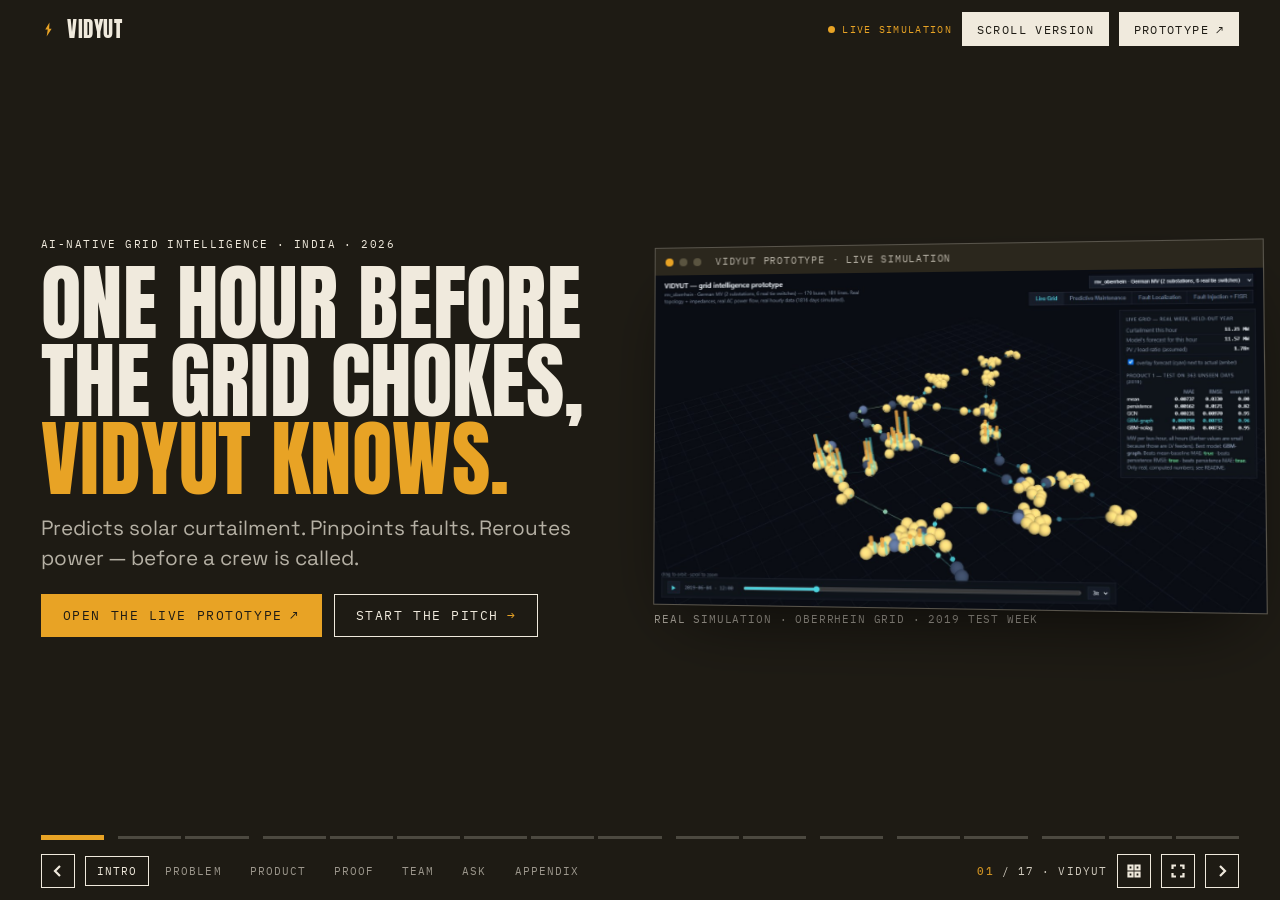
<file: pitch/index.html>
<!DOCTYPE html>
<html lang="en">
<head>
  <meta charset="UTF-8" />
  <meta name="viewport" content="width=device-width, initial-scale=1.0" />
  <title>Vidyut — Pitch Deck</title>
  <meta name="description" content="Vidyut: grid intelligence that predicts curtailment, localizes faults and heals the feeder." />
  <link rel="preconnect" href="https://fonts.googleapis.com" /><link rel="preconnect" href="https://fonts.gstatic.com" crossorigin />
  <link href="https://fonts.googleapis.com/css2?family=Anton&family=Space+Grotesk:wght@400;500;600&family=IBM+Plex+Mono:wght@400;500&display=swap" rel="stylesheet" />
  <link rel="stylesheet" href="deck.css" />
</head>
<body>
<header class="topbar">
  <a class="mark" href="#1"><svg viewBox="0 0 24 24" aria-hidden="true"><path d="M12 2 6 12h3.5L8 22l7-11h-3.5z"/></svg><span>Vidyut</span></a>
  <div class="tb-r"><span class="live mono" style="font-size:10px">Live simulation</span><a class="cta ghost" href="scroll-version.html">Scroll version</a><a class="cta" href="../website/index.html" target="_blank" rel="noopener">Prototype <em>↗</em></a></div>
</header>

<main class="stage" id="stage">
<section class="slide dark s-title" data-title="Vidyut" data-group="Intro">
<div class="cols c2 body" style="align-items:center">
  <div class="col">
    <p class="mono a" style="opacity:.7">AI-native grid intelligence · India · 2026</p>
    <h1 class="disp a">One hour before<br>the grid chokes,<br><span class="vo">Vidyut knows.</span></h1>
    <p class="lede a">Predicts solar curtailment. Pinpoints faults. Reroutes power — before a crew is called.</p>
    <div class="actions a"><a class="cta big" href="../website/index.html" target="_blank" rel="noopener">Open the live prototype <em>↗</em></a><button class="cta big ghost" onclick="document.getElementById('next').click()">Start the pitch <em>→</em></button></div>
  </div>
  <div class="col"><figure class="shotwrap a"><div class="win"><div class="bar"><i></i><i></i><i></i><span>Vidyut prototype · live simulation</span></div><img src="img/product/lab_live_forecast.jpg" alt="Vidyut prototype · live simulation" loading="lazy" /></div><figcaption class="cap">Real simulation · Oberrhein grid · 2019 test week</figcaption></figure></div>
</div>
</section>

<section class="slide " data-title="Clean power, switched off" data-group="Problem">
<h2 class="tag mono a"><span class="n">01</span>The problem, in the news</h2>
<div class="cols c2 body">
  <figure class="photo a"><img src="img/space.jpg" alt="Satellite view of the Bhadla Solar Park in Rajasthan" /><figcaption>Bhadla Solar Park, Rajasthan, from space<span>Contains modified Copernicus Sentinel data 2020 (ESA) · via <a href="https://commons.wikimedia.org/wiki/File:2020-05-20,_Sentinel-2A_L1C,_True_color_(1).jpg" target="_blank" rel="noopener">Wikimedia Commons</a></span></figcaption></figure>
  <div class="col">
    <h2 class="disp a">Clean power,<br><span class="vo">switched off</span></h2>
    <p class="pict a" aria-label="Fourteen houses, each representing about 100,000 homes"><svg viewBox="0 0 24 24" class="hh"><path d="M3 12 12 4l9 8h-2.5v8h-13v-8z" fill="#1E1B14"/><rect x="10" y="14" width="4" height="6" fill="#F0EADD"/></svg><svg viewBox="0 0 24 24" class="hh"><path d="M3 12 12 4l9 8h-2.5v8h-13v-8z" fill="#1E1B14"/><rect x="10" y="14" width="4" height="6" fill="#F0EADD"/></svg><svg viewBox="0 0 24 24" class="hh"><path d="M3 12 12 4l9 8h-2.5v8h-13v-8z" fill="#1E1B14"/><rect x="10" y="14" width="4" height="6" fill="#F0EADD"/></svg><svg viewBox="0 0 24 24" class="hh"><path d="M3 12 12 4l9 8h-2.5v8h-13v-8z" fill="#1E1B14"/><rect x="10" y="14" width="4" height="6" fill="#F0EADD"/></svg><svg viewBox="0 0 24 24" class="hh"><path d="M3 12 12 4l9 8h-2.5v8h-13v-8z" fill="#1E1B14"/><rect x="10" y="14" width="4" height="6" fill="#F0EADD"/></svg><svg viewBox="0 0 24 24" class="hh"><path d="M3 12 12 4l9 8h-2.5v8h-13v-8z" fill="#1E1B14"/><rect x="10" y="14" width="4" height="6" fill="#F0EADD"/></svg><svg viewBox="0 0 24 24" class="hh"><path d="M3 12 12 4l9 8h-2.5v8h-13v-8z" fill="#1E1B14"/><rect x="10" y="14" width="4" height="6" fill="#F0EADD"/></svg><svg viewBox="0 0 24 24" class="hh"><path d="M3 12 12 4l9 8h-2.5v8h-13v-8z" fill="#1E1B14"/><rect x="10" y="14" width="4" height="6" fill="#F0EADD"/></svg><svg viewBox="0 0 24 24" class="hh"><path d="M3 12 12 4l9 8h-2.5v8h-13v-8z" fill="#1E1B14"/><rect x="10" y="14" width="4" height="6" fill="#F0EADD"/></svg><svg viewBox="0 0 24 24" class="hh"><path d="M3 12 12 4l9 8h-2.5v8h-13v-8z" fill="#1E1B14"/><rect x="10" y="14" width="4" height="6" fill="#F0EADD"/></svg><svg viewBox="0 0 24 24" class="hh"><path d="M3 12 12 4l9 8h-2.5v8h-13v-8z" fill="#1E1B14"/><rect x="10" y="14" width="4" height="6" fill="#F0EADD"/></svg><svg viewBox="0 0 24 24" class="hh"><path d="M3 12 12 4l9 8h-2.5v8h-13v-8z" fill="#1E1B14"/><rect x="10" y="14" width="4" height="6" fill="#F0EADD"/></svg><svg viewBox="0 0 24 24" class="hh"><path d="M3 12 12 4l9 8h-2.5v8h-13v-8z" fill="#1E1B14"/><rect x="10" y="14" width="4" height="6" fill="#F0EADD"/></svg><svg viewBox="0 0 24 24" class="hh"><path d="M3 12 12 4l9 8h-2.5v8h-13v-8z" fill="#1E1B14"/><rect x="10" y="14" width="4" height="6" fill="#F0EADD"/></svg></p>
    <p class="cap a">Each house ≈ 100,000 homes' yearly electricity. India curtailed that much solar in April–June 2026 alone.</p>
    <ul class="news a">
      <li><a href="https://www.businesstoday.in/industry/infra/story/grid-bottleneck-india-forced-to-switch-off-enough-solar-power-to-run-1-4-million-homes-545746-2026-07-28" target="_blank" rel="noopener"><b>Grid bottleneck: India forced to switch off enough solar power to run 1.4 million homes</b></a><span class="mono">Business Today · 28 Jul 2026</span><p>8.1 TWh of solar curtailed in one quarter.</p></li>
      <li><a href="https://www.pv-magazine.com/2026/07/08/one-third-of-indias-new-renewable-energy-capacity-faces-curtailment-due-to-grid-constraints/" target="_blank" rel="noopener"><b>One-third of India's new renewable energy capacity faces curtailment</b></a><span class="mono">pv magazine · 8 Jul 2026</span><p>Transmission isn't keeping pace with new solar.</p></li>
    </ul>
  </div>
</div>
</section>

<section class="slide " data-title="Losses & faults" data-group="Problem">
<h2 class="tag mono a"><span class="n">02</span>The problem, in the news</h2>
<div class="cols c2 body">
  <div class="pcard a">
    <figure class="photo"><img src="img/meters.jpg" alt="A wall of old electricity meters and tangled wiring in Kolkata" /><figcaption>Meters and wiring, Kolkata<span>Photo: Jorge Royan · <a href="https://creativecommons.org/licenses/by-sa/3.0" target="_blank" rel="noopener">CC BY-SA 3.0</a> · via <a href="https://commons.wikimedia.org/wiki/File:India_-_Kolkata_electricity_meters_-_3832.jpg" target="_blank" rel="noopener">Wikimedia Commons</a></span></figcaption></figure>
    <h3 class="disp">Losses hiding in the wires</h3>
    <div style="display:flex;gap:18px;align-items:center;flex-wrap:wrap"><span class="bignum">5,897</span><span class="mono" style="color:var(--soft);max-width:22ch">theft cases booked by one utility in one year</span></div>
    <ul class="news"><li><a href="https://ianslive.in/adani-electricity-cuts-atc-losses-with-crackdown-on-power-theft--20260714130003" target="_blank" rel="noopener"><b>Adani Electricity cuts AT&amp;C losses with crackdown on power theft</b></a><span class="mono">IANS · 14 Jul 2026</span></li></ul>
  </div>
  <div class="pcard a">
    <figure class="photo"><img src="img/crew.jpg" style="object-position:50% 78%" alt="Silhouettes of power line workers on a substation at dusk" /><figcaption>Line workers at dusk<span>Photo: Sindugab · <a href="https://creativecommons.org/licenses/by-sa/4.0" target="_blank" rel="noopener">CC BY-SA 4.0</a> · via <a href="https://commons.wikimedia.org/wiki/File:Silhouette_of_power_line_workers.jpg" target="_blank" rel="noopener">Wikimedia Commons</a></span></figcaption></figure>
    <h3 class="disp">Faults found by hand</h3>
    <p class="lede">When a feeder trips, someone has to work out <b class="vo">where</b> — then switch around it.</p>
    <p class="cap">That search-and-switch loop is what Vidyut automates. We found no published national restoration-time figure, so we cite none.</p>
  </div>
</div>
</section>

<section class="slide " data-title="The product in one picture" data-group="Product">
<h2 class="tag mono a"><span class="n">03</span>What Vidyut is</h2>
<h2 class="disp a">Sense. <span class="vo">Predict.</span> Deliver.</h2>
<div class="flow body">
  <div class="node a"><svg class="ico" viewBox="0 0 96 80" aria-hidden="true"><circle cx="20" cy="18" r="9" fill="#E8A325"/><g stroke="#1E1B14" stroke-width="2.5" stroke-linecap="round"><path d="M20 2v5M20 29v5M4 18h5M31 18h5M9 7l3 3M31 7l-3 3"/></g><g stroke="#1E1B14" stroke-width="3" fill="none" stroke-linecap="round"><path d="M10 78V38M10 44h74"/><path d="M4 50h12M10 38l-6 6m6-6l6 6"/></g><g fill="#1E1B14"><path d="M44 78V62l9-8 9 8v16z"/><path d="M70 78V62l9-8 9 8v16z" fill="#77836B"/></g></svg><h3>Your grid</h3><p>Meters, sensors and SCADA you already have. <b>No new hardware.</b></p><span class="mono" style="color:var(--olive)">voltage · angle · current · sunlight</span></div>
  <div class="arrow a"><span class="mono">Sense</span><svg viewBox="0 0 80 24"><path d="M0 12h66" stroke="#1E1B14" stroke-width="3" class="dash" fill="none"/><path d="M62 4l14 8-14 8z" fill="#1E1B14"/></svg></div>
  <div class="node brain a"><h3>Vidyut</h3>
    <div class="sub"><svg viewBox="0 0 44 44" aria-hidden="true"><path d="M3 34 Q14 4 22 4 Q30 4 41 34" fill="none" stroke="#E8A325" stroke-width="3.5"/><line x1="3" y1="24" x2="41" y2="24" stroke="#F0EADD" stroke-width="2" stroke-dasharray="4 3"/></svg><div><b>Curtailment forecaster</b><small>Will solar need throttling in the next hour?</small></div></div>
    <div class="sub"><svg viewBox="0 0 44 44" aria-hidden="true"><circle cx="22" cy="22" r="17" fill="none" stroke="#F0EADD" stroke-width="2.5"/><circle cx="22" cy="22" r="9" fill="none" stroke="#F0EADD" stroke-width="2.5"/><circle cx="22" cy="22" r="3.5" fill="#E8A325"/></svg><div><b>Fault &amp; theft locator</b><small>Which bus is the problem?</small></div></div>
  </div>
  <div class="arrow a"><span class="mono">Deliver</span><svg viewBox="0 0 80 24"><path d="M0 12h66" stroke="#1E1B14" stroke-width="3" class="dash" fill="none"/><path d="M62 4l14 8-14 8z" fill="#1E1B14"/></svg></div>
  <div class="node a"><h3>The grid operator</h3><div class="outs">
    <div class="out"><svg viewBox="0 0 34 34" aria-hidden="true"><path d="M3 29 Q10 4 17 4 Q24 4 31 29" fill="none" stroke="#E8A325" stroke-width="3"/><circle cx="17" cy="4" r="3.5" fill="#1E1B14"/></svg><div><b>Forecast</b><small>An hour's warning, per bus</small></div></div>
    <div class="out"><svg viewBox="0 0 34 34" aria-hidden="true"><g fill="none" stroke="#1E1B14" stroke-width="3" stroke-linecap="round"><path d="M3 22h8M23 22h8M11 22l10-9"/></g><circle cx="11" cy="22" r="3.5" fill="#E8A325"/><circle cx="23" cy="22" r="3.5" fill="#1E1B14"/></svg><div><b>Switching command</b><small>Isolate the fault, reroute the rest</small></div></div></div>
    <span class="mono" style="color:var(--olive)">via SCADA / DERMS</span></div>
</div>
<p class="foot-strip mono a"><span>Software-first</span><span>Sensor-light</span><span>Physics-checked</span></p>
</section>

<section class="slide " data-title="Product 1 · See curtailment coming" data-group="Product">
<h2 class="tag mono a"><span class="n">04</span>Product 1 · Curtailment forecasting</h2>
<div class="cols c12 body">
  <div class="col a"><h2 class="disp">See it coming,<br><span class="vo">an hour early</span></h2>
    <svg class="dg" viewBox="0 0 600 330" role="img" aria-label="Illustration: solar output rises above what the grid can absorb around midday; Vidyut warns one hour ahead">
<line x1="50" y1="270" x2="570" y2="270" stroke="#1E1B14" stroke-width="1.5"/><line x1="50.0" y1="270" x2="50.0" y2="276" stroke="#1E1B14"/><text x="50.0" y="292" text-anchor="middle" class="soft">06:00</text><line x1="180.0" y1="270" x2="180.0" y2="276" stroke="#1E1B14"/><text x="180.0" y="292" text-anchor="middle" class="soft">09:00</text><line x1="310.0" y1="270" x2="310.0" y2="276" stroke="#1E1B14"/><text x="310.0" y="292" text-anchor="middle" class="soft">12:00</text><line x1="440.0" y1="270" x2="440.0" y2="276" stroke="#1E1B14"/><text x="440.0" y="292" text-anchor="middle" class="soft">15:00</text><line x1="570.0" y1="270" x2="570.0" y2="276" stroke="#1E1B14"/><text x="570.0" y="292" text-anchor="middle" class="soft">18:00</text>
<polygon points="225,145.5 230,137.5 235,129.5 240,121.6 245,113.8 250,106.2 255,99.0 260,92.0 265,85.5 270,79.5 275,74.0 280,69.1 285,64.9 290,61.4 295,58.6 300,56.6 305,55.4 310,55.0 315,55.4 320,56.6 325,58.6 330,61.4 335,64.9 340,69.1 345,74.0 350,79.5 355,85.5 360,92.0 365,99.0 370,106.2 375,113.8 380,121.6 385,129.5 390,137.5 395,145.5 395,150 225,150" fill="#E8A325" opacity=".55" class="fadein"/>
<line x1="50" y1="150" x2="570" y2="150" stroke="#1E1B14" stroke-width="2" stroke-dasharray="7 6"/>
<text x="570" y="142" text-anchor="end">What the grid can absorb</text>
<polyline points="50,268.7 55,268.4 60,268.1 65,267.7 70,267.2 75,266.7 80,266.1 85,265.3 90,264.5 95,263.5 100,262.3 105,261.0 110,259.6 115,257.9 120,256.0 125,253.8 130,251.4 135,248.8 140,245.8 145,242.6 150,239.0 155,235.0 160,230.8 165,226.1 170,221.2 175,215.8 180,210.1 185,204.0 190,197.6 195,190.9 200,183.9 205,176.6 210,169.1 215,161.3 220,153.5 225,145.5 230,137.5 235,129.5 240,121.6 245,113.8 250,106.2 255,99.0 260,92.0 265,85.5 270,79.5 275,74.0 280,69.1 285,64.9 290,61.4 295,58.6 300,56.6 305,55.4 310,55.0 315,55.4 320,56.6 325,58.6 330,61.4 335,64.9 340,69.1 345,74.0 350,79.5 355,85.5 360,92.0 365,99.0 370,106.2 375,113.8 380,121.6 385,129.5 390,137.5 395,145.5 400,153.5 405,161.3 410,169.1 415,176.6 420,183.9 425,190.9 430,197.6 435,204.0 440,210.1 445,215.8 450,221.2 455,226.1 460,230.8 465,235.0 470,239.0 475,242.6 480,245.8 485,248.8 490,251.4 495,253.8 500,256.0 505,257.9 510,259.6 515,261.0 520,262.3 525,263.5 530,264.5 535,265.3 540,266.1 545,266.7 550,267.2 555,267.7 560,268.1 565,268.4 570,268.7" fill="none" stroke="#77836B" stroke-width="4" class="draw"/>
<text x="54" y="258" class="soft">Solar output</text>
<text x="310" y="184" text-anchor="middle" class="fadein">Wasted: throttled blindly</text>
<g class="fadein"><line x1="180.0" y1="270" x2="180.0" y2="62" stroke="#1E1B14" stroke-width="2"/>
<circle cx="180.0" cy="62" r="7" fill="#E8A325" stroke="#1E1B14" stroke-width="2" class="blink"/>
<text x="172.0" y="40" text-anchor="end">09:00 · Vidyut warns</text><text x="172.0" y="55" text-anchor="end" class="soft">1 hour before it binds</text></g>
</svg>
    <p class="note">At midday solar output exceeds what the grid can absorb. Today operators throttle blindly; Vidyut forecasts which buses will bind, one hour ahead. <span class="illus">Illustration</span></p></div>
  <figure class="shotwrap a"><div class="win"><div class="bar"><i></i><i></i><i></i><span>Vidyut prototype · live simulation</span></div><img src="img/product/lab_live_forecast.jpg" alt="Vidyut prototype · live simulation" loading="lazy" /></div><figcaption class="cap">Amber = curtailment now · cyan = Vidyut's forecast · real 2019 test week</figcaption></figure>
</div>
</section>

<section class="slide " data-title="Product 2 · Find the fault" data-group="Product">
<h2 class="tag mono a"><span class="n">05</span>Product 2 · Fault &amp; theft localization</h2>
<div class="cols c21 body">
  <div class="col a"><h2 class="disp">Every fault leaves<br>a <span class="vo">fingerprint</span></h2>
    <svg class="dg" viewBox="0 0 760 320" role="img" aria-label="Illustration: a fault creates a voltage fingerprint across the grid, which is matched against a library of fingerprints">
<text x="0" y="14">① A fault happens</text><line x1="24" y1="205" x2="72" y2="145" stroke="#1E1B14" stroke-width="1.8"/><line x1="24" y1="205" x2="64" y2="262" stroke="#1E1B14" stroke-width="1.8"/><line x1="72" y1="145" x2="122" y2="92" stroke="#1E1B14" stroke-width="1.8"/><line x1="72" y1="145" x2="146" y2="196" stroke="#1E1B14" stroke-width="1.8"/><line x1="146" y1="196" x2="206" y2="148" stroke="#1E1B14" stroke-width="1.8"/><line x1="146" y1="196" x2="196" y2="262" stroke="#1E1B14" stroke-width="1.8"/><line x1="122" y1="92" x2="226" y2="84" stroke="#1E1B14" stroke-width="1.8"/><line x1="206" y1="148" x2="226" y2="84" stroke="#1E1B14" stroke-width="1.8"/><circle cx="24" cy="205" r="6" fill="#77836B" stroke="#1E1B14" stroke-width="1.5"/><circle cx="72" cy="145" r="6" fill="#77836B" stroke="#1E1B14" stroke-width="1.5"/><circle cx="64" cy="262" r="6" fill="#77836B" stroke="#1E1B14" stroke-width="1.5"/><circle cx="122" cy="92" r="6" fill="#77836B" stroke="#1E1B14" stroke-width="1.5"/><circle cx="206" cy="148" r="6" fill="#77836B" stroke="#1E1B14" stroke-width="1.5"/><circle cx="196" cy="262" r="6" fill="#77836B" stroke="#1E1B14" stroke-width="1.5"/><circle cx="226" cy="84" r="6" fill="#77836B" stroke="#1E1B14" stroke-width="1.5"/><circle cx="146" cy="196" r="16" fill="none" stroke="#E8A325" stroke-width="3" class="ripple"/><circle cx="146" cy="196" r="16" fill="none" stroke="#E8A325" stroke-width="3" class="ripple" style="animation-delay:1.2s"/><circle cx="146" cy="196" r="9" fill="#E8A325" stroke="#1E1B14" stroke-width="2"/>
<text x="146" y="228" text-anchor="middle" class="soft" style="font-size:10px">fault here</text>
<text x="266" y="14">② Sensors see a pattern</text>
<g class="fadein"><rect x="270.0" y="231.0" width="21.0" height="19.0" fill="#E8A325"/><rect x="295.0" y="215.8" width="21.0" height="34.2" fill="#E8A325"/><rect x="320.0" y="183.5" width="21.0" height="66.5" fill="#E8A325"/><rect x="345.0" y="132.2" width="21.0" height="117.8" fill="#E8A325"/><rect x="370.0" y="79.0" width="21.0" height="171.0" fill="#E8A325"/><rect x="395.0" y="145.5" width="21.0" height="104.5" fill="#E8A325"/><rect x="420.0" y="196.8" width="21.0" height="53.2" fill="#E8A325"/><rect x="445.0" y="223.4" width="21.0" height="26.6" fill="#E8A325"/><line x1="268" y1="250" x2="468" y2="250" stroke="#1E1B14" stroke-width="1.5"/><text x="368" y="276" text-anchor="middle" class="soft">voltage dip, per bus</text></g>
<text x="512" y="14">③ Match the library</text><g><rect x="512" y="32" width="232" height="82" fill="#FBF8F1" stroke="#1E1B14" stroke-width="1.2"/><text x="522" y="48" class="soft">bus 2</text><rect x="562.0" y="78.7" width="17.2" height="21.3" fill="#C4B9A0"/><rect x="583.2" y="60.8" width="17.2" height="39.2" fill="#C4B9A0"/><rect x="604.5" y="48.5" width="17.2" height="51.5" fill="#C4B9A0"/><rect x="625.8" y="72.0" width="17.2" height="28.0" fill="#C4B9A0"/><rect x="647.0" y="86.6" width="17.2" height="13.4" fill="#C4B9A0"/><rect x="668.2" y="93.3" width="17.2" height="6.7" fill="#C4B9A0"/><rect x="689.5" y="95.5" width="17.2" height="4.5" fill="#C4B9A0"/><rect x="710.8" y="97.2" width="17.2" height="2.8" fill="#C4B9A0"/><line x1="560" y1="100" x2="730" y2="100" stroke="#1E1B14" stroke-width="1.5"/></g><g><rect x="512" y="124" width="232" height="82" fill="#FBF8F1" stroke="#E8A325" stroke-width="3"/><text x="522" y="140" class="soft">bus 4</text><rect x="562.0" y="185.8" width="17.2" height="6.2" fill="#1E1B14"/><rect x="583.2" y="181.4" width="17.2" height="10.6" fill="#1E1B14"/><rect x="604.5" y="171.8" width="17.2" height="20.2" fill="#1E1B14"/><rect x="625.8" y="157.8" width="17.2" height="34.2" fill="#1E1B14"/><rect x="647.0" y="142.7" width="17.2" height="49.3" fill="#1E1B14"/><rect x="668.2" y="160.6" width="17.2" height="31.4" fill="#1E1B14"/><rect x="689.5" y="176.9" width="17.2" height="15.1" fill="#1E1B14"/><rect x="710.8" y="183.6" width="17.2" height="8.4" fill="#1E1B14"/><line x1="560" y1="192" x2="730" y2="192" stroke="#1E1B14" stroke-width="1.5"/><text x="736" y="140" text-anchor="end" fill="#E8A325" style="fill:#E8A325">✓ closest match</text></g><g><rect x="512" y="216" width="232" height="82" fill="#FBF8F1" stroke="#1E1B14" stroke-width="1.2"/><text x="522" y="232" class="soft">bus 6</text><rect x="562.0" y="280.6" width="17.2" height="3.4" fill="#C4B9A0"/><rect x="583.2" y="279.0" width="17.2" height="5.0" fill="#C4B9A0"/><rect x="604.5" y="276.2" width="17.2" height="7.8" fill="#C4B9A0"/><rect x="625.8" y="268.3" width="17.2" height="15.7" fill="#C4B9A0"/><rect x="647.0" y="254.9" width="17.2" height="29.1" fill="#C4B9A0"/><rect x="668.2" y="232.5" width="17.2" height="51.5" fill="#C4B9A0"/><rect x="689.5" y="250.4" width="17.2" height="33.6" fill="#C4B9A0"/><rect x="710.8" y="267.2" width="17.2" height="16.8" fill="#C4B9A0"/><line x1="560" y1="284" x2="730" y2="284" stroke="#1E1B14" stroke-width="1.5"/></g>
<path d="M236 160 h22" stroke="#1E1B14" stroke-width="2.5" fill="none" marker-end="url(#ah)"/><path d="M480 160 h22" stroke="#1E1B14" stroke-width="2.5" fill="none" marker-end="url(#ah)"/>
<defs><marker id="ah" markerWidth="8" markerHeight="8" refX="6" refY="4" orient="auto"><path d="M0 0 L8 4 L0 8 z" fill="#1E1B14"/></marker></defs>
</svg>
    <p class="note">A fault at each bus dents voltage in a different pattern. Vidyut matches the pattern it sees to its library and names the bus. <span class="illus">Illustration</span></p></div>
  <figure class="shotwrap a"><div class="win"><div class="bar"><i></i><i></i><i></i><span>Vidyut prototype · fault localization</span></div><img src="img/product/lab_fisr_locate.jpg" alt="Vidyut prototype · fault localization" loading="lazy" /></div><figcaption class="cap">Vidyut ranks candidate buses and picks bus 14 — an exact match here</figcaption></figure>
</div>
</section>

<section class="slide " data-title="Product 3 · Heal the grid" data-group="Product">
<h2 class="tag mono a"><span class="n">06</span>Product 3 · Self-healing (FISR)</h2>
<h2 class="disp a">Isolate the fault. <span class="vo">Restore the rest.</span></h2>
<div class="frames">
<figure class="frame a"><svg viewBox="0 0 362 130" role="img" aria-hidden="true"><line x1="24" y1="70" x2="88" y2="70" stroke="#C4B9A0" stroke-width="3" stroke-dasharray="4 4"/><line x1="88" y1="70" x2="152" y2="70" stroke="#C4B9A0" stroke-width="3" stroke-dasharray="4 4"/><line x1="152" y1="70" x2="216" y2="70" stroke="#C4B9A0" stroke-width="3" stroke-dasharray="4 4"/><line x1="216" y1="70" x2="280" y2="70" stroke="#E8A325" stroke-width="2" stroke-dasharray="3 5" opacity=".8"/><line x1="280" y1="70" x2="338" y2="70" stroke="#77836B" stroke-width="3"/><polygon points="169.0,70.0 159.4,73.1 164.0,82.0 155.1,77.4 152.0,87.0 148.9,77.4 140.0,82.0 144.6,73.1 135.0,70.0 144.6,66.9 140.0,58.0 148.9,62.6 152.0,53.0 155.1,62.6 164.0,58.0 159.4,66.9" fill="#E8A325" stroke="#1E1B14" stroke-width="1.5"/><path d="M50 64 L62 76 M50 76 L62 64" stroke="#1E1B14" stroke-width="2.4" stroke-linecap="round"/><rect x="14" y="60" width="20" height="20" fill="#1E1B14"/><path d="M26 64 l-5 7 h4 l-1 5 l6 -8 h-4 z" fill="#E8A325"/><rect x="328" y="60" width="20" height="20" fill="#1E1B14"/><path d="M340 64 l-5 7 h4 l-1 5 l6 -8 h-4 z" fill="#E8A325"/><circle cx="88" cy="70" r="6" fill="#C4B9A0" stroke="#1E1B14" stroke-width="1.5"/><path d="M79 106 v-9 l9 -8 l9 8 v9 z" fill="#C4B9A0"/><circle cx="152" cy="70" r="6" fill="#C4B9A0" stroke="#1E1B14" stroke-width="1.5"/><path d="M143 106 v-9 l9 -8 l9 8 v9 z" fill="#C4B9A0"/><circle cx="216" cy="70" r="6" fill="#C4B9A0" stroke="#1E1B14" stroke-width="1.5"/><path d="M207 106 v-9 l9 -8 l9 8 v9 z" fill="#C4B9A0"/><circle cx="280" cy="70" r="6" fill="#77836B" stroke="#1E1B14" stroke-width="1.5"/><path d="M271 106 v-9 l9 -8 l9 8 v9 z" fill="#77836B"/></svg><figcaption><span class="no">1</span><h3>Fault hits</h3><p>A fault trips the feeder breaker. Three neighbourhoods go dark.</p></figcaption></figure>
<figure class="frame a"><svg viewBox="0 0 362 130" role="img" aria-hidden="true"><line x1="24" y1="70" x2="88" y2="70" stroke="#C4B9A0" stroke-width="3" stroke-dasharray="4 4"/><line x1="88" y1="70" x2="152" y2="70" stroke="#C4B9A0" stroke-width="3" stroke-dasharray="4 4"/><line x1="152" y1="70" x2="216" y2="70" stroke="#C4B9A0" stroke-width="3" stroke-dasharray="4 4"/><line x1="216" y1="70" x2="280" y2="70" stroke="#E8A325" stroke-width="2" stroke-dasharray="3 5" opacity=".8"/><line x1="280" y1="70" x2="338" y2="70" stroke="#77836B" stroke-width="3"/><polygon points="169.0,70.0 159.4,73.1 164.0,82.0 155.1,77.4 152.0,87.0 148.9,77.4 140.0,82.0 144.6,73.1 135.0,70.0 144.6,66.9 140.0,58.0 148.9,62.6 152.0,53.0 155.1,62.6 164.0,58.0 159.4,66.9" fill="#E8A325" stroke="#1E1B14" stroke-width="1.5"/><circle cx="152" cy="70" r="22" fill="none" stroke="#1E1B14" stroke-width="2" stroke-dasharray="7 5"/><path d="M50 64 L62 76 M50 76 L62 64" stroke="#1E1B14" stroke-width="2.4" stroke-linecap="round"/><rect x="14" y="60" width="20" height="20" fill="#1E1B14"/><path d="M26 64 l-5 7 h4 l-1 5 l6 -8 h-4 z" fill="#E8A325"/><rect x="328" y="60" width="20" height="20" fill="#1E1B14"/><path d="M340 64 l-5 7 h4 l-1 5 l6 -8 h-4 z" fill="#E8A325"/><circle cx="88" cy="70" r="6" fill="#C4B9A0" stroke="#1E1B14" stroke-width="1.5"/><path d="M79 106 v-9 l9 -8 l9 8 v9 z" fill="#C4B9A0"/><circle cx="152" cy="70" r="6" fill="#C4B9A0" stroke="#1E1B14" stroke-width="1.5"/><path d="M143 106 v-9 l9 -8 l9 8 v9 z" fill="#C4B9A0"/><circle cx="216" cy="70" r="6" fill="#C4B9A0" stroke="#1E1B14" stroke-width="1.5"/><path d="M207 106 v-9 l9 -8 l9 8 v9 z" fill="#C4B9A0"/><circle cx="280" cy="70" r="6" fill="#77836B" stroke="#1E1B14" stroke-width="1.5"/><path d="M271 106 v-9 l9 -8 l9 8 v9 z" fill="#77836B"/></svg><figcaption><span class="no">2</span><h3>Vidyut locates it</h3><p>Voltage, angle and current signatures point to the exact bus.</p></figcaption></figure>
<figure class="frame a"><svg viewBox="0 0 362 130" role="img" aria-hidden="true"><line x1="24" y1="70" x2="88" y2="70" stroke="#C4B9A0" stroke-width="3" stroke-dasharray="4 4"/><line x1="88" y1="70" x2="152" y2="70" stroke="#C4B9A0" stroke-width="3" stroke-dasharray="4 4"/><line x1="152" y1="70" x2="216" y2="70" stroke="#C4B9A0" stroke-width="3" stroke-dasharray="4 4"/><line x1="216" y1="70" x2="280" y2="70" stroke="#E8A325" stroke-width="2" stroke-dasharray="3 5" opacity=".8"/><line x1="280" y1="70" x2="338" y2="70" stroke="#77836B" stroke-width="3"/><rect x="126" y="46" width="52" height="70" rx="10" fill="none" stroke="#1E1B14" stroke-width="2"/><path d="M114 64 L126 76 M114 76 L126 64" stroke="#1E1B14" stroke-width="2.4" stroke-linecap="round"/><path d="M178 64 L190 76 M178 76 L190 64" stroke="#1E1B14" stroke-width="2.4" stroke-linecap="round"/><path d="M50 64 L62 76 M50 76 L62 64" stroke="#1E1B14" stroke-width="2.4" stroke-linecap="round"/><rect x="14" y="60" width="20" height="20" fill="#1E1B14"/><path d="M26 64 l-5 7 h4 l-1 5 l6 -8 h-4 z" fill="#E8A325"/><rect x="328" y="60" width="20" height="20" fill="#1E1B14"/><path d="M340 64 l-5 7 h4 l-1 5 l6 -8 h-4 z" fill="#E8A325"/><circle cx="88" cy="70" r="6" fill="#C4B9A0" stroke="#1E1B14" stroke-width="1.5"/><path d="M79 106 v-9 l9 -8 l9 8 v9 z" fill="#C4B9A0"/><circle cx="152" cy="70" r="6" fill="#C4B9A0" stroke="#1E1B14" stroke-width="1.5"/><path d="M143 106 v-9 l9 -8 l9 8 v9 z" fill="#C4B9A0"/><circle cx="216" cy="70" r="6" fill="#C4B9A0" stroke="#1E1B14" stroke-width="1.5"/><path d="M207 106 v-9 l9 -8 l9 8 v9 z" fill="#C4B9A0"/><circle cx="280" cy="70" r="6" fill="#77836B" stroke="#1E1B14" stroke-width="1.5"/><path d="M271 106 v-9 l9 -8 l9 8 v9 z" fill="#77836B"/></svg><figcaption><span class="no">3</span><h3>Cut out only the fault</h3><p>Two switches open around the broken section — nothing more.</p></figcaption></figure>
<figure class="frame a"><svg viewBox="0 0 362 130" role="img" aria-hidden="true"><line x1="24" y1="70" x2="88" y2="70" stroke="#77836B" stroke-width="3"/><line x1="88" y1="70" x2="152" y2="70" stroke="#C4B9A0" stroke-width="3" stroke-dasharray="4 4"/><line x1="152" y1="70" x2="216" y2="70" stroke="#C4B9A0" stroke-width="3" stroke-dasharray="4 4"/><line x1="216" y1="70" x2="280" y2="70" stroke="#E8A325" stroke-width="4"/><line x1="280" y1="70" x2="338" y2="70" stroke="#77836B" stroke-width="3"/><rect x="126" y="46" width="52" height="70" rx="10" fill="none" stroke="#1E1B14" stroke-width="2"/><path d="M114 64 L126 76 M114 76 L126 64" stroke="#1E1B14" stroke-width="2.4" stroke-linecap="round"/><path d="M178 64 L190 76 M178 76 L190 64" stroke="#1E1B14" stroke-width="2.4" stroke-linecap="round"/><rect x="14" y="60" width="20" height="20" fill="#1E1B14"/><path d="M26 64 l-5 7 h4 l-1 5 l6 -8 h-4 z" fill="#E8A325"/><rect x="328" y="60" width="20" height="20" fill="#1E1B14"/><path d="M340 64 l-5 7 h4 l-1 5 l6 -8 h-4 z" fill="#E8A325"/><circle cx="88" cy="70" r="6" fill="#77836B" stroke="#1E1B14" stroke-width="1.5"/><path d="M79 106 v-9 l9 -8 l9 8 v9 z" fill="#77836B"/><circle cx="152" cy="70" r="6" fill="#C4B9A0" stroke="#1E1B14" stroke-width="1.5"/><path d="M143 106 v-9 l9 -8 l9 8 v9 z" fill="#C4B9A0"/><circle cx="216" cy="70" r="6" fill="#77836B" stroke="#1E1B14" stroke-width="1.5"/><path d="M207 106 v-9 l9 -8 l9 8 v9 z" fill="#77836B"/><circle cx="280" cy="70" r="6" fill="#77836B" stroke="#1E1B14" stroke-width="1.5"/><path d="M271 106 v-9 l9 -8 l9 8 v9 z" fill="#77836B"/></svg><figcaption><span class="no">4</span><h3>Reroute the rest</h3><p>Breaker recloses, backup tie closes. Only the faulted block stays dark.</p></figcaption></figure>
</div>
<p class="legend mono a"><span class="k1"></span>Live <span class="k2"></span>Dark <span class="k3"></span>Backup tie <span class="illus" style="margin-left:auto">Illustration</span></p>
</section>

<section class="slide dark" data-title="The same run, live" data-group="Product">
<h2 class="tag mono a"><span class="n">07</span>From the running prototype</h2>
<h2 class="disp a">The same story, <span class="vo">on the real grid</span></h2>
<div class="film">
  <div class="fstep a"><div class="win"><div class="bar"><i></i><i></i><i></i><span>1 · fault at bus 14</span></div><img src="img/product/lab_fisr_1_fault.jpg" alt="Fault: part of the grid goes dark" loading="lazy" /></div><h3><b>1</b>Fault hits</h3><p>The feeder trips: 46.5 of 60.9 MW still served.</p></div>
  <div class="fstep a"><div class="win"><div class="bar"><i></i><i></i><i></i><span>2 · isolate</span></div><img src="img/product/lab_fisr_2_isolate.jpg" alt="Isolation of the faulted section" loading="lazy" /></div><h3><b>2</b>Cut out the fault</h3><p>Only the faulted block is isolated.</p></div>
  <div class="fstep a"><div class="win"><div class="bar"><i></i><i></i><i></i><span>3 · restore</span></div><img src="img/product/lab_fisr_3_restore.jpg" alt="Power restored via a tie switch" loading="lazy" /></div><h3><b>3</b>Reroute the rest</h3><p>A tie switch closes: 60.4 of 60.9 MW served.</p></div>
</div>
<p class="note a" style="color:rgba(240,234,221,.6)">Screenshots from the running prototype (real Oberrhein grid model, AC power flow at every step). The page replays results precomputed by the real engine.</p>
</section>

<section class="slide " data-title="The prototype" data-group="Product">
<h2 class="tag mono a"><span class="n">08</span>Try it yourself</h2>
<div class="cols c2 body">
  <figure class="shotwrap a"><div class="win"><div class="bar"><i></i><i></i><i></i><span>Vidyut website · click any bus to break the grid</span></div><img src="img/product/web_fisr_4_restore.jpg" alt="Vidyut website · click any bus to break the grid" loading="lazy" /></div><figcaption class="cap">Interactive: pick a bus, inject a fault, watch Vidyut heal it</figcaption></figure>
  <div class="col a"><h2 class="disp">Break the grid.<br><span class="vo">Watch it heal.</span></h2>
    <ul class="news"><li><b>4 real grid models</b><p>Switch between a 15-bus benchmark and 294-bus feeders.</p></li><li><b>A real week of weather and demand</b><p>Play it forward and watch curtailment build.</p></li><li><b>Click any bus</b><p>Inject a fault and watch the full detect → isolate → restore sequence.</p></li></ul>
    <div style="display:flex;gap:12px;flex-wrap:wrap"><a class="cta big" href="../website/index.html" target="_blank" rel="noopener">Open the website <em>↗</em></a><a class="cta big ghost" href="../vidyut_3d_visualization.html" target="_blank" rel="noopener">Open the 3D lab <em>↗</em></a></div></div>
</div>
</section>

<section class="slide " data-title="Proof" data-group="Proof">
<h2 class="tag mono a"><span class="n">09</span>Proof, on real grid physics</h2>
<div class="cols c3 body">
  <article class="hl a"><span class="n" data-count="96" data-after="%">0%</span><h3>Curtailment seen coming</h3><p>One hour ahead, on a year the models never saw.</p></article>
  <article class="hl a"><span class="n">92–99%</span><h3>Fault found exactly</h3><p>Down to the individual bus, on all four grids.</p></article>
  <article class="hl a"><span class="n">93–100%</span><h3>Power restored</h3><p>Wherever backup routes exist.</p></article>
</div>
<p class="note a">Tested on 4 real grid models and 593 injected faults. Full tables in the appendix. These are simulations — see the next slide.</p>
</section>

<section class="slide " data-title="What's real" data-group="Proof">
<h2 class="tag mono a"><span class="n">10</span>What's real, what isn't</h2>
<div class="cols c3 body">
  <article class="rv3 real a"><h3>Real</h3><p>4 published grid models · AC power flow every hour · 5 years of recorded weather and demand</p></article>
  <article class="rv3 inj a"><h3>Injected</h3><p>Faults and theft are simulated — no utility publishes real incidents. Grids are German benchmarks.</p></article>
  <article class="rv3 not a"><h3>Not yet</h3><p>A live Indian feeder. A utility pilot. Real SCADA protocols.</p></article>
</div>
<h2 class="disp a" style="font-size:clamp(24px,4.4vh,48px)">A rigorous proof-of-concept — not yet a live grid.</h2>
</section>

<section class="slide " data-title="Team" data-group="Team">
<h2 class="tag mono a"><span class="n">11</span>Team of 3</h2>
<div class="cols c3 body">
  <article class="person a"><span class="av">AS</span><h3>Aashna</h3><span class="r mono">Co-founder</span><p><b>5</b> published / accepted AI papers — ethics, anomaly detection, sustainability, EV optimization.</p></article>
  <article class="person a"><span class="av">AA</span><h3>Aarush Agrawal</h3><span class="r mono">Co-founder · CTO</span><p>Built the FISR engine, SCADA / DERMS layer and power-flow pipeline.</p></article>
  <article class="person a"><span class="av">MT</span><h3>Madhav Tiwari</h3><span class="r mono">Co-founder</span><p>iOS, web and visual design — the interface and brand.</p></article>
</div>
<h2 class="disp a" style="font-size:clamp(24px,4.4vh,48px)">Research + engineering + product.</h2>
</section>

<section class="slide " data-title="What's next" data-group="Ask">
<h2 class="tag mono a"><span class="n">12</span>What's next — 6 steps</h2>
<div class="grid3x2 body">
  <article class="next a"><span class="no">1</span><h3>Indian feeder model</h3><p>Biggest next step.</p></article>
  <article class="next a"><span class="no">2</span><h3>Indian demand data</h3><p>Replaces the German demand shape.</p></article>
  <article class="next a"><span class="no">3</span><h3>Real incident data</h3><p>Needs a utility partner.</p></article>
  <article class="next a"><span class="no">4</span><h3>Field pilot</h3><p>Validate on a live segment.</p></article>
  <article class="next a"><span class="no">5</span><h3>Live SCADA protocols</h3><p>MMS / GOOSE / DNP3, IEC 62351.</p></article>
  <article class="next a"><span class="no">6</span><h3>Cross-grid transfer</h3><p>Today: retrained per grid.</p></article>
</div>
</section>

<section class="slide dark" data-title="The ask" data-group="Ask">
<div class="body" style="justify-content:center">
  <p class="mono a" style="opacity:.6">13 · The ask</p>
  <h2 class="disp ask-lines a">Partner with a feeder.<br><span class="vo">Let it fight a real one.</span></h2>
  <p class="lede a">Seed funding closes gaps 1–2 and buys the first field pilot (gap 4).</p>
  <div class="a" style="display:flex;gap:12px;flex-wrap:wrap"><a class="cta big" href="../website/index.html" target="_blank" rel="noopener">See it run <em>↗</em></a></div>
  <div class="contact mono a"><span>Reach the founders</span><a href="mailto:madhavtiwari.college@gmail.com">madhavtiwari.college@gmail.com</a></div>
</div>
</section>

<section class="slide " data-title="A1 · Curtailment results" data-group="Appendix">
<h2 class="tag mono a"><span class="n">A1</span>Product 1 — curtailment, 1 hour ahead</h2>
<div class="board a"><div class="cell"><span class="n">96%</span><span class="l mono">event F1, unseen 2019 year (95.4–97.3% on all 8 runs)</span></div><div class="cell"><span class="n">0.99</span><span class="l mono">network-total correlation (0.97–0.99)</span></div><div class="cell"><span class="n">+14</span><span class="l mono">F1 points over “repeat last hour” (81–84%); range +13 to +15</span></div><div class="cell"><span class="n">−78%</span><span class="l mono">error vs predict-the-mean, main grid (−73% to −81%)</span></div></div>
<div class="bars a"><div class="bar-row"><span class="mono">Oberrhein · 179 bus</span><div class="track"><i class="hi" style="--w:96.2%"></i><i class="lo" style="--w:82.1%"></i></div><b class="mono">96.2 vs 82.1</b></div><div class="bar-row"><span class="mono">CIGRE MV · 15 bus</span><div class="track"><i class="hi" style="--w:95.8%"></i><i class="lo" style="--w:81.1%"></i></div><b class="mono">95.8 vs 81.1</b></div><div class="bar-row"><span class="mono">Kerber Dorf · 116 bus</span><div class="track"><i class="hi" style="--w:95.4%"></i><i class="lo" style="--w:82.7%"></i></div><b class="mono">95.4 vs 82.7</b></div><div class="bar-row"><span class="mono">Kerber Vorstadt · 294 bus</span><div class="track"><i class="hi" style="--w:95.7%"></i><i class="lo" style="--w:81.2%"></i></div><b class="mono">95.7 vs 81.2</b></div>
<p class="legend mono"><span class="k4"></span>Vidyut F1 <span class="k3" style="height:8px;margin-left:8px"></span>Persistence baseline</p></div>
<p class="note a">Boundary — events follow our own curtailment rule on real power flow, not a utility's logs. German data, held-out year 2019.</p>
</section>

<section class="slide " data-title="A2 · Localization results" data-group="Appendix">
<h2 class="tag mono a"><span class="n">A2</span>Product 2 — fault &amp; theft localization</h2>
<div class="board a"><div class="cell"><span class="n">99%</span><span class="l mono">exact-bus accuracy, best grid, full sensing</span></div><div class="cell"><span class="n">92%</span><span class="l mono">hardest grid (294 buses) — up from 6% voltage-only</span></div><div class="cell"><span class="n">89%</span><span class="l mono">within 5 hops at 30% sensor coverage (worst grid)</span></div><div class="cell"><span class="n">300</span><span class="l mono">trials per grid: 30 real states × 10 faults</span></div></div>
<div class="bars a"><div class="bar-row"><span class="mono">Oberrhein</span><div class="track"><i class="hi" style="--w:93.7%"></i><i class="lo" style="--w:28.3%"></i></div><b class="mono">28% → 94%</b></div><div class="bar-row"><span class="mono">CIGRE MV</span><div class="track"><i class="hi" style="--w:99.3%"></i><i class="lo" style="--w:65%"></i></div><b class="mono">65% → 99%</b></div><div class="bar-row"><span class="mono">Kerber Dorf</span><div class="track"><i class="hi" style="--w:96.3%"></i><i class="lo" style="--w:24%"></i></div><b class="mono">24% → 96%</b></div><div class="bar-row"><span class="mono">Kerber Vorstadt</span><div class="track"><i class="hi" style="--w:92.3%"></i><i class="lo" style="--w:6%"></i></div><b class="mono">6% → 92%</b></div>
<p class="legend mono"><span class="k4"></span>Voltage + angle + current <span class="k3" style="height:8px;margin-left:8px"></span>Voltage only</p></div>
<p class="note a">Bug found &amp; fixed: mismatched fingerprints cut accuracy 98% → 41%. At 30% sensor coverage, exact-bus accuracy is 35–59%.</p>
</section>

<section class="slide " data-title="A3 · Self-healing results" data-group="Appendix">
<h2 class="tag mono a"><span class="n">A3</span>Product 3 — self-healing (FISR)</h2>
<div class="board a"><div class="cell"><span class="n">593</span><span class="l mono">faults swept: every feeder bus, 4 grids, 2019 peak-load hour</span></div><div class="cell"><span class="n">94–100%</span><span class="l mono">faults isolated within 3 attempts</span></div><div class="cell"><span class="n">93–100%</span><span class="l mono">of restorable power back where tie routes exist</span></div><div class="cell"><span class="n">72%</span><span class="l mono">ceiling with no tie routes — a wiring limit, not software</span></div></div>
<div class="bars a"><div class="bar-row"><span class="mono">Oberrhein · 6 ties</span><div class="track"><i class="hi" style="--w:99.2%"></i><i class="lo" style="--w:93.5%"></i></div><b class="mono">93.5 / 99.2%</b></div><div class="bar-row"><span class="mono">CIGRE MV · 3 ties</span><div class="track"><i class="hi" style="--w:100%"></i><i class="lo" style="--w:100%"></i></div><b class="mono">100 / 100%</b></div><div class="bar-row"><span class="mono">Kerber Dorf · 0 ties</span><div class="track"><i class="hi" style="--w:72.3%"></i><i class="lo" style="--w:71.4%"></i></div><b class="mono">71.4 / 72.3%</b></div><div class="bar-row"><span class="mono">Kerber Vorstadt · 0 ties</span><div class="track"><i class="hi" style="--w:73.3%"></i><i class="lo" style="--w:71.9%"></i></div><b class="mono">71.9 / 73.3%</b></div>
<p class="legend mono"><span class="k4"></span>With perfect localization <span class="k3" style="height:8px;margin-left:8px"></span>With Vidyut's localization</p></div>
<p class="note a">Not modeled — protection timing, load shedding, DER anti-islanding, multi-fault events. 322 real switches on the large grid.</p>
</section>
</main>

<nav class="nav" aria-label="Slides">
  <div class="segs" id="segs"></div>
  <div class="navrow">
    <button class="nb" id="prev" aria-label="Previous slide"><svg viewBox="0 0 14 14"><path d="M9 2 4 7l5 5"/></svg></button>
    <div class="chips" id="chips"></div>
    <span class="now" id="now"></span>
    <button class="nb" id="ovbtn" aria-label="Slide overview (O)" title="Overview (O)"><svg viewBox="0 0 14 14"><path d="M1.5 1.5h4v4h-4zM8.5 1.5h4v4h-4zM1.5 8.5h4v4h-4zM8.5 8.5h4v4h-4z"/></svg></button>
    <button class="nb" id="fs" aria-label="Full screen (F)" title="Full screen (F)"><svg viewBox="0 0 14 14"><path d="M1.5 5V1.5H5M9 1.5h3.5V5M12.5 9v3.5H9M5 12.5H1.5V9"/></svg></button>
    <button class="nb" id="next" aria-label="Next slide"><svg viewBox="0 0 14 14"><path d="m5 2 5 5-5 5"/></svg></button>
  </div>
</nav>

<div class="ov" id="ov"><h4>All slides · click to jump · O or Esc to close</h4><div class="ovgrid" id="ovgrid"></div></div>

<script src="deck.js"></script>
</body>
</html>
</file>
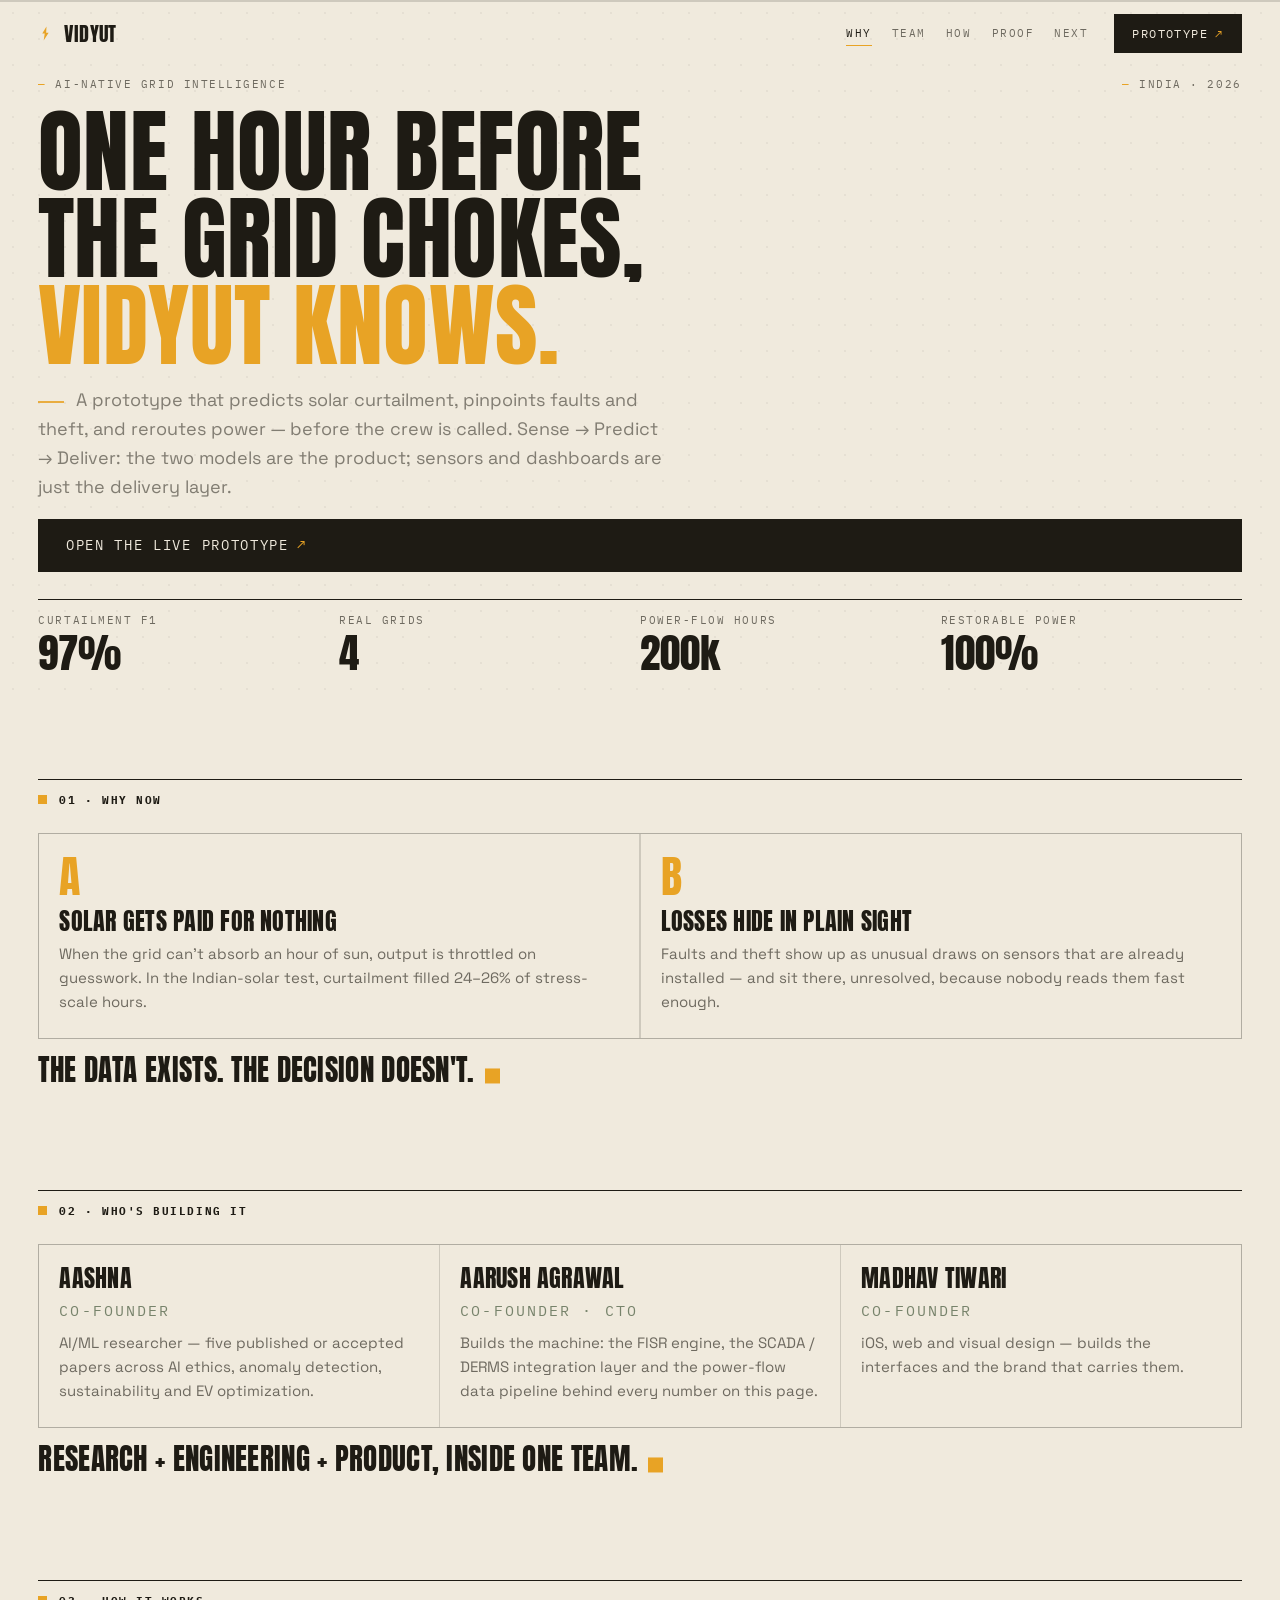
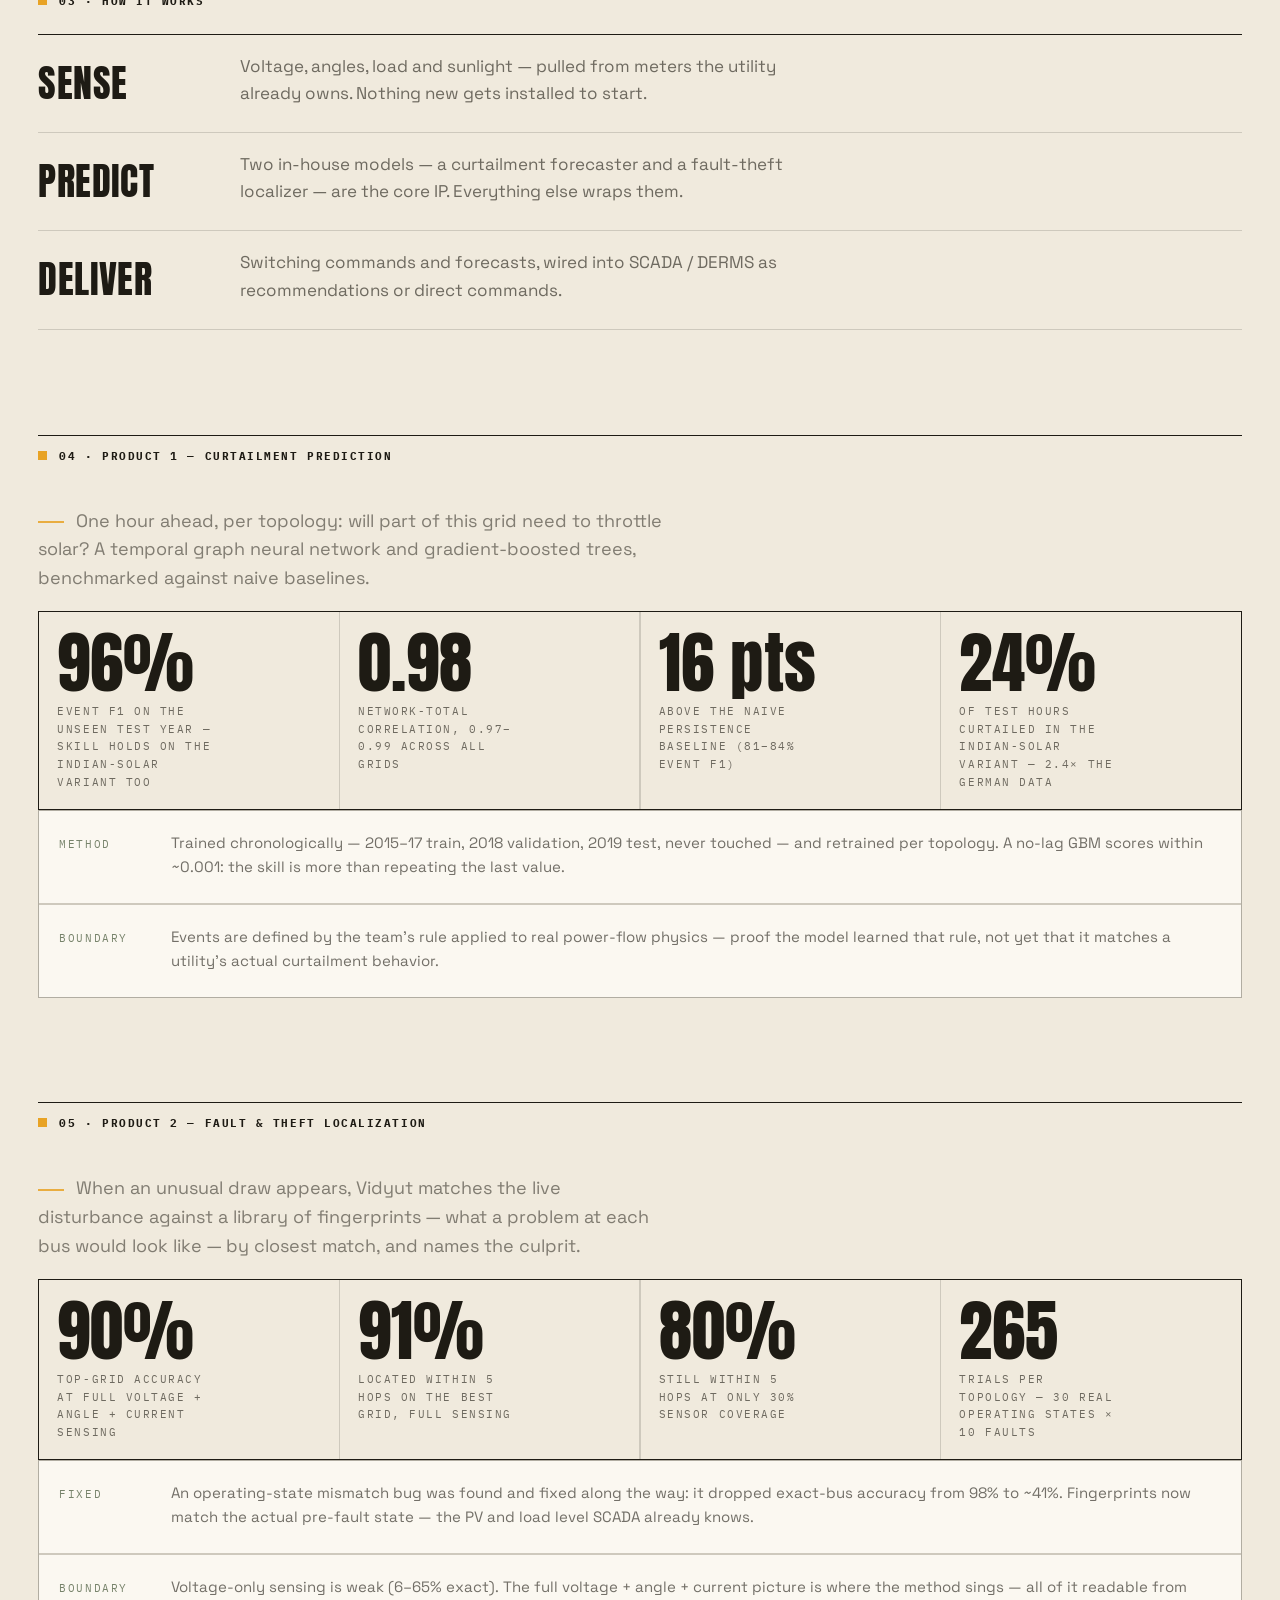
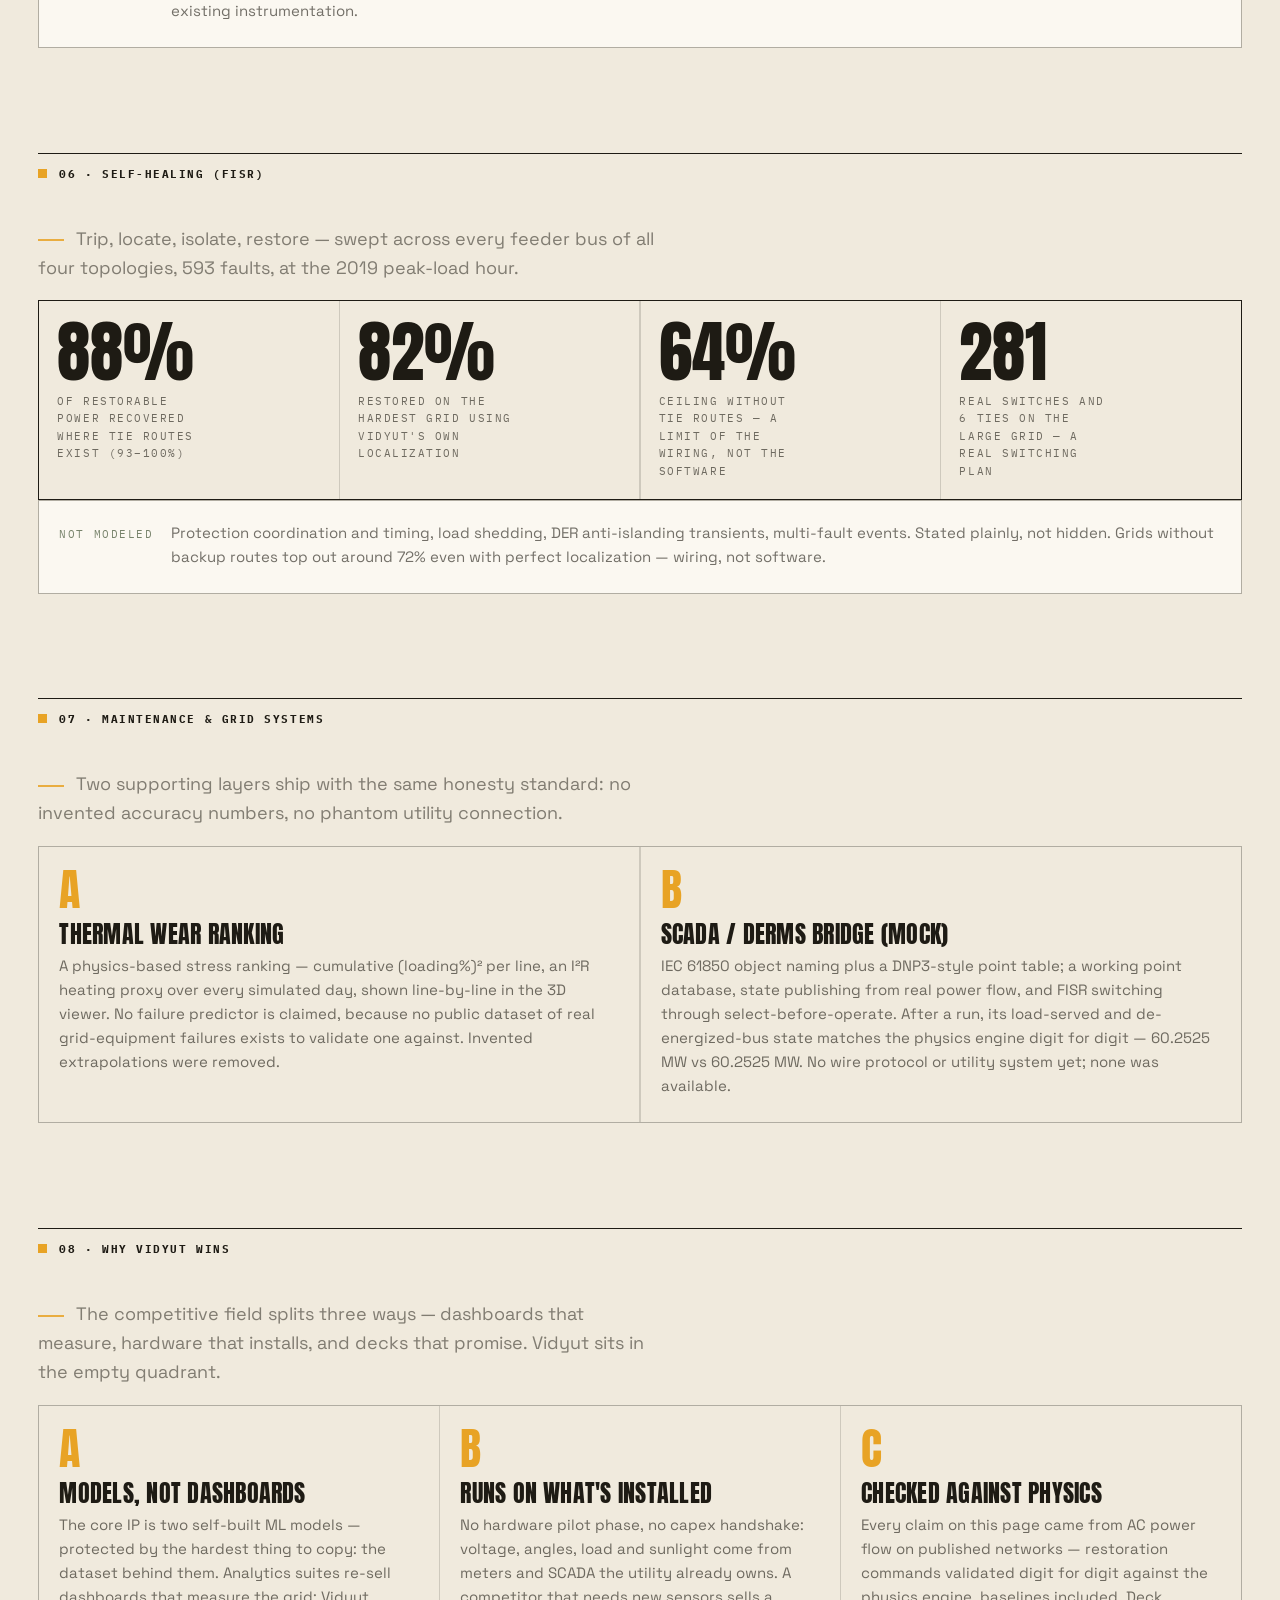
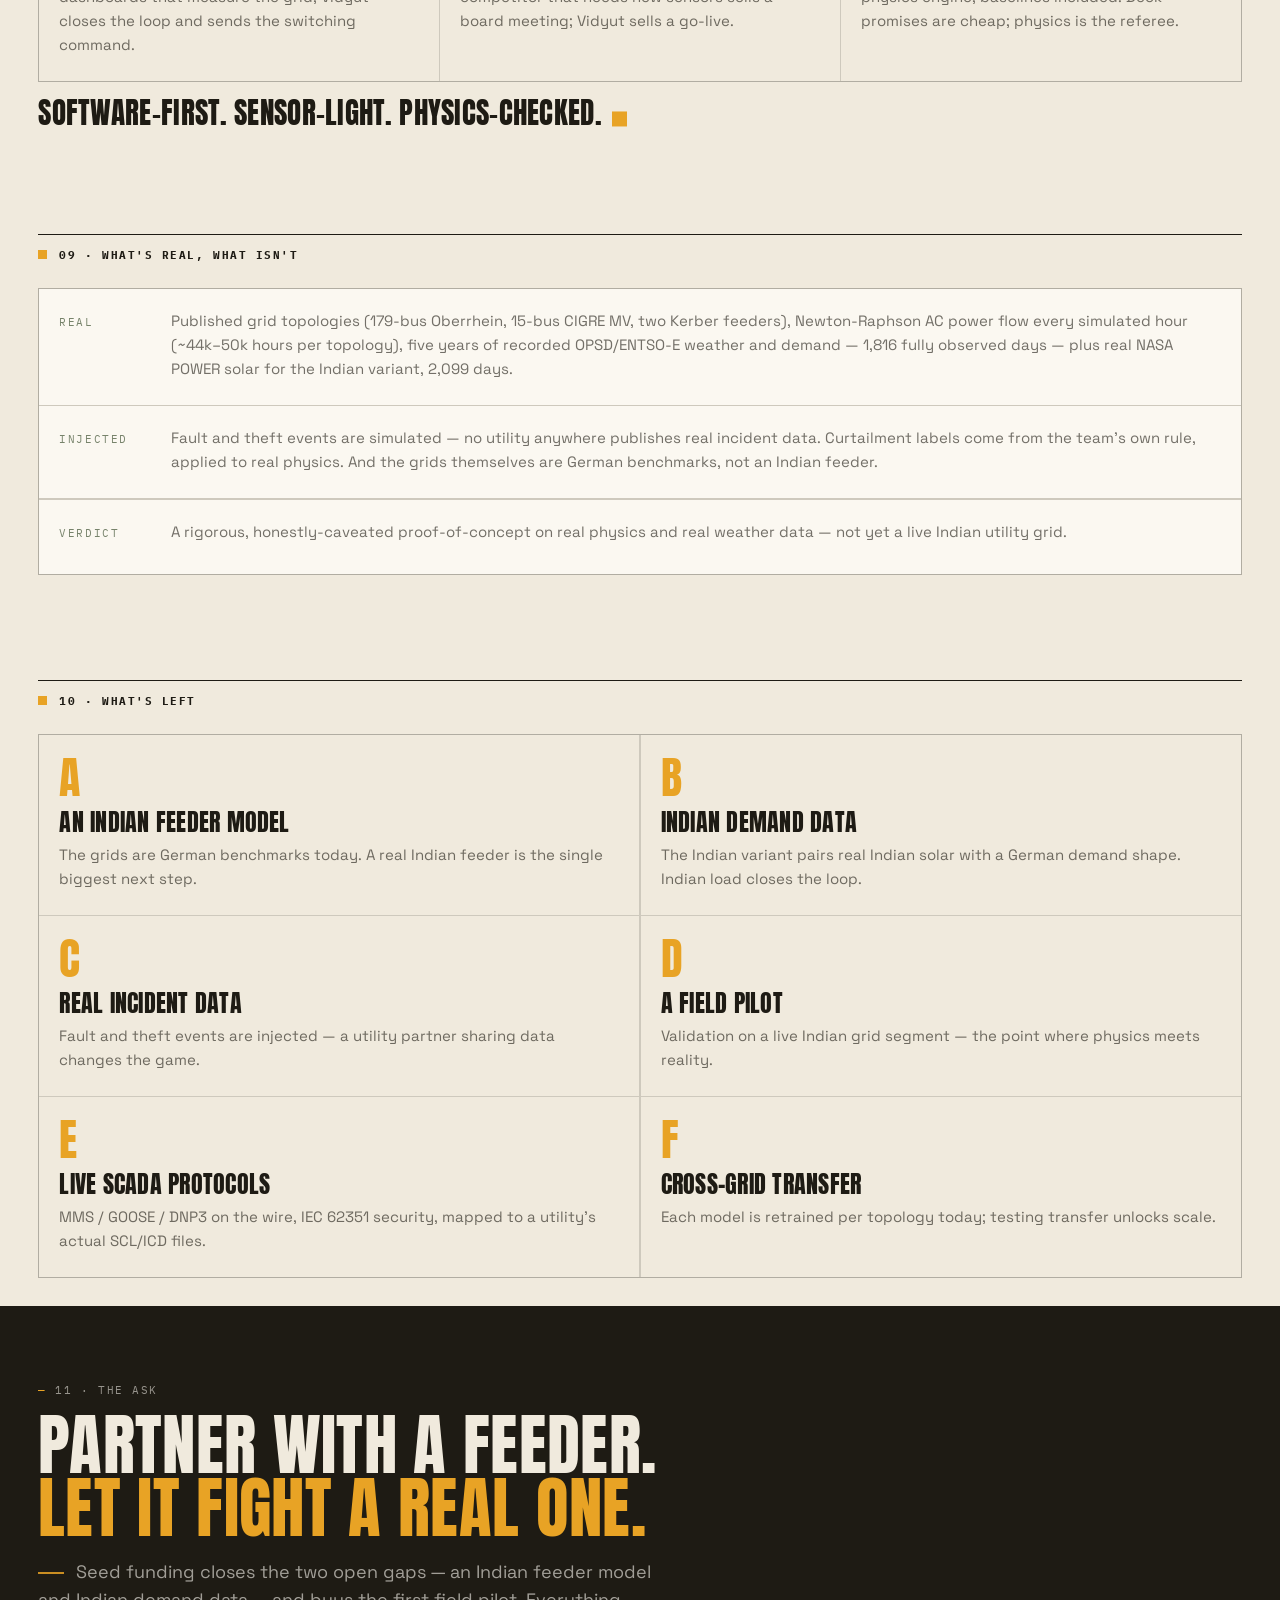
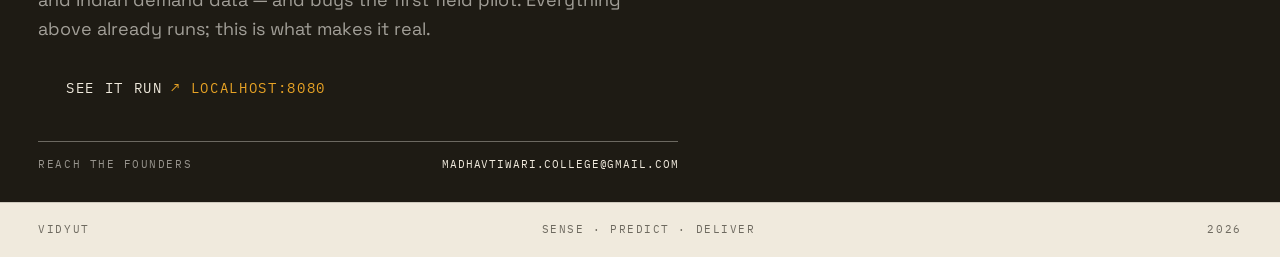
<file: pitch/index.original.html>
<!DOCTYPE html>
<html lang="en">
<head>
  <meta charset="UTF-8" />
  <meta name="viewport" content="width=device-width, initial-scale=1.0" />
  <title>Vidyut — Pitch Deck</title>
  <meta name="description" content="Vidyut: grid intelligence that predicts curtailment, localizes faults and heals the feeder." />
  <link rel="preconnect" href="https://fonts.googleapis.com" />
  <link rel="preconnect" href="https://fonts.gstatic.com" crossorigin />
  <link href="https://fonts.googleapis.com/css2?family=Anton&family=Space+Grotesk:wght@400;500;600&family=IBM+Plex+Mono:wght@400;500&display=swap" rel="stylesheet" />
  <link rel="stylesheet" href="styles.css" />
</head>
<body>

<div class="progress"><span id="bar"></span></div>

<header class="top" id="top">
  <a class="mark" href="#head">
    <svg viewBox="0 0 24 24" aria-hidden="true"><path d="M12 2 6 12h3.5L8 22l7-11h-3.5z"/></svg>
    <span>Vidyut</span>
  </a>
  <nav class="top-links">
    <a href="#why">Why</a>
    <a href="#team">Team</a>
    <a href="#how">How</a>
    <a href="#tested">Proof</a>
    <a href="#gaps">Next</a>
  </nav>
  <a class="cta" href="http://localhost:8080/" target="_blank" rel="noopener">Prototype <em>↗</em></a>
</header>

<main class="deck" id="deck">

<!-- 1 · HEAD -->
<section class="pane head" id="head">
  <p class="meta mono"><span>AI-native grid intelligence</span><span>India · 2026</span></p>
  <h1 class="lines">
    <span class="line"><em>One hour before</em></span>
    <span class="line"><em>the grid chokes,</em></span>
    <span class="line"><em>Vidyut knows.</em></span>
  </h1>
  <p class="lede">A prototype that predicts solar curtailment, pinpoints faults and theft, and reroutes power — before the crew is called. Sense → Predict → Deliver: the two models are the product; sensors and dashboards are just the delivery layer.</p>
  <a class="cta big" href="http://localhost:8080/" target="_blank" rel="noopener">Open the live prototype <em>↗</em></a>
  <dl class="ticker">
    <div><dt class="mono">Curtailment F1</dt><dd data-count="97" data-after="%">0%</dd></div>
    <div><dt class="mono">Real grids</dt><dd data-count="4">0</dd></div>
    <div><dt class="mono">Power-flow hours</dt><dd data-count="200" data-k="k">0k</dd></div>
    <div><dt class="mono">Restorable power</dt><dd data-count="100" data-after="%">0%</dd></div>
  </dl>
</section>

<!-- 2 · WHY -->
<section class="pane why" id="why">
  <h2 class="tag mono">01 · Why now</h2>
  <div class="ledger two">
    <article class="entry">
      <span class="no mono">a</span>
      <h3>Solar gets paid for nothing</h3>
      <p>When the grid can't absorb an hour of sun, output is throttled on guesswork. In the Indian-solar test, curtailment filled 24–26% of stress-scale hours.</p>
    </article>
    <article class="entry">
      <span class="no mono">b</span>
      <h3>Losses hide in plain sight</h3>
      <p>Faults and theft show up as unusual draws on sensors that are already installed — and sit there, unresolved, because nobody reads them fast enough.</p>
    </article>
  </div>
  <p class="aside">The data exists. The decision doesn't.</p>
</section>

<!-- 3 · TEAM -->
<section class="pane team" id="team">
  <h2 class="tag mono">02 · Who's building it</h2>
  <div class="ledger three">
    <article class="entry"><h3>Aashna</h3><p class="k mono">Co-founder</p><p>AI/ML researcher — five published or accepted papers across AI ethics, anomaly detection, sustainability and EV optimization.</p></article>
    <article class="entry"><h3>Aarush Agrawal</h3><p class="k mono">Co-founder · CTO</p><p>Builds the machine: the FISR engine, the SCADA / DERMS integration layer and the power-flow data pipeline behind every number on this page.</p></article>
    <article class="entry"><h3>Madhav Tiwari</h3><p class="k mono">Co-founder</p><p>iOS, web and visual design — builds the interfaces and the brand that carries them.</p></article>
  </div>
  <p class="aside">Research + engineering + product, inside one team.</p>
</section>

<!-- 4 · HOW -->
<section class="pane how" id="how">
  <h2 class="tag mono">03 · How it works</h2>
  <ol class="rail">
    <li class="step"><span class="k mono">Sense</span><p>Voltage, angles, load and sunlight — pulled from meters the utility already owns. Nothing new gets installed to start.</p></li>
    <li class="step"><span class="k mono">Predict</span><p>Two in-house models — a curtailment forecaster and a fault-theft localizer — are the core IP. Everything else wraps them.</p></li>
    <li class="step"><span class="k mono">Deliver</span><p>Switching commands and forecasts, wired into SCADA / DERMS as recommendations or direct commands.</p></li>
  </ol>
</section>

<!-- 5 · PRODUCT 1 — CURTAILMENT -->
<section class="pane curtail" id="curtail">
  <h2 class="tag mono">04 · Product 1 — Curtailment prediction</h2>
  <p class="lede">One hour ahead, per topology: will part of this grid need to throttle solar? A temporal graph neural network and gradient-boosted trees, benchmarked against naive baselines.</p>
  <div class="board">
    <div class="cell"><span class="n" data-count="97" data-after="%">0%</span><span class="l mono">event F1 on the unseen test year — skill holds on the Indian-solar variant too</span></div>
    <div class="cell"><span class="n" data-count="99" data-prefix="0.">0</span><span class="l mono">network-total correlation, 0.97–0.99 across all grids</span></div>
    <div class="cell"><span class="n" data-count="16" data-after=" pts">0 pts</span><span class="l mono">above the naive persistence baseline (81–84% event F1)</span></div>
    <div class="cell"><span class="n" data-count="24" data-after="%">0%</span><span class="l mono">of test hours curtailed in the Indian-solar variant — 2.4× the German data</span></div>
  </div>
  <div class="ledger rows">
    <div class="entry flat"><span class="k mono">Method</span><p>Trained chronologically — 2015–17 train, 2018 validation, 2019 test, never touched — and retrained per topology. A no-lag GBM scores within ~0.001: the skill is more than repeating the last value.</p></div>
    <div class="entry flat"><span class="k mono">Boundary</span><p>Events are defined by the team's rule applied to real power-flow physics — proof the model learned that rule, not yet that it matches a utility's actual curtailment behavior.</p></div>
  </div>
</section>

<!-- 6 · PRODUCT 2 — LOCALIZATION -->
<section class="pane localize" id="localize">
  <h2 class="tag mono">05 · Product 2 — Fault &amp; theft localization</h2>
  <p class="lede">When an unusual draw appears, Vidyut matches the live disturbance against a library of fingerprints — what a problem at each bus would look like — by closest match, and names the culprit.</p>
  <div class="board">
    <div class="cell"><span class="n" data-count="99" data-after="%">0%</span><span class="l mono">top-grid accuracy at full voltage + angle + current sensing</span></div>
    <div class="cell"><span class="n" data-count="100" data-after="%">0%</span><span class="l mono">located within 5 hops on the best grid, full sensing</span></div>
    <div class="cell"><span class="n" data-count="89" data-after="%">0%</span><span class="l mono">still within 5 hops at only 30% sensor coverage</span></div>
    <div class="cell"><span class="n" data-count="300">0</span><span class="l mono">trials per topology — 30 real operating states × 10 faults</span></div>
  </div>
  <div class="ledger rows">
    <div class="entry flat"><span class="k mono">Fixed</span><p>An operating-state mismatch bug was found and fixed along the way: it dropped exact-bus accuracy from 98% to ~41%. Fingerprints now match the actual pre-fault state — the PV and load level SCADA already knows.</p></div>
    <div class="entry flat"><span class="k mono">Boundary</span><p>Voltage-only sensing is weak (6–65% exact). The full voltage + angle + current picture is where the method sings — all of it readable from existing instrumentation.</p></div>
  </div>
</section>

<!-- 7 · SELF-HEALING -->
<section class="pane heal" id="heal">
  <h2 class="tag mono">06 · Self-healing (FISR)</h2>
  <p class="lede">Trip, locate, isolate, restore — swept across every feeder bus of all four topologies, 593 faults, at the 2019 peak-load hour.</p>
  <div class="board">
    <div class="cell"><span class="n" data-count="100" data-after="%">0%</span><span class="l mono">of restorable power recovered where tie routes exist (93–100%)</span></div>
    <div class="cell"><span class="n" data-count="93" data-after="%">0%</span><span class="l mono">restored on the hardest grid using Vidyut's own localization</span></div>
    <div class="cell"><span class="n" data-count="72" data-after="%">0%</span><span class="l mono">ceiling without tie routes — a limit of the wiring, not the software</span></div>
    <div class="cell"><span class="n" data-count="322">0</span><span class="l mono">real switches and 6 ties on the large grid — a real switching plan</span></div>
  </div>
  <div class="ledger rows">
    <div class="entry flat"><span class="k mono">Not modeled</span><p>Protection coordination and timing, load shedding, DER anti-islanding transients, multi-fault events. Stated plainly, not hidden. Grids without backup routes top out around 72% even with perfect localization — wiring, not software.</p></div>
  </div>
</section>

<!-- 8 · MAINTENANCE + SCADA -->
<section class="pane ops" id="ops">
  <h2 class="tag mono">07 · Maintenance &amp; grid systems</h2>
  <p class="lede">Two supporting layers ship with the same honesty standard: no invented accuracy numbers, no phantom utility connection.</p>
  <div class="ledger two">
    <article class="entry">
      <span class="no mono">a</span>
      <h3>Thermal wear ranking</h3>
      <p>A physics-based stress ranking — cumulative (loading%)² per line, an I²R heating proxy over every simulated day, shown line-by-line in the 3D viewer. No failure predictor is claimed, because no public dataset of real grid-equipment failures exists to validate one against. Invented extrapolations were removed.</p>
    </article>
    <article class="entry">
      <span class="no mono">b</span>
      <h3>SCADA / DERMS bridge (mock)</h3>
      <p>IEC 61850 object naming plus a DNP3-style point table; a working point database, state publishing from real power flow, and FISR switching through select-before-operate. After a run, its load-served and de-energized-bus state matches the physics engine digit for digit — 60.2525 MW vs 60.2525 MW. No wire protocol or utility system yet; none was available.</p>
    </article>
  </div>
</section>

<!-- 9 · WHY US -->
<section class="pane whyus" id="whyus">
  <h2 class="tag mono">08 · Why Vidyut wins</h2>
  <p class="lede">The competitive field splits three ways — dashboards that measure, hardware that installs, and decks that promise. Vidyut sits in the empty quadrant.</p>
  <div class="ledger three">
    <article class="entry">
      <span class="no mono">a</span>
      <h3>Models, not dashboards</h3>
      <p>The core IP is two self-built ML models — protected by the hardest thing to copy: the dataset behind them. Analytics suites re-sell dashboards that measure the grid; Vidyut closes the loop and sends the switching command.</p>
    </article>
    <article class="entry">
      <span class="no mono">b</span>
      <h3>Runs on what's installed</h3>
      <p>No hardware pilot phase, no capex handshake: voltage, angles, load and sunlight come from meters and SCADA the utility already owns. A competitor that needs new sensors sells a board meeting; Vidyut sells a go-live.</p>
    </article>
    <article class="entry">
      <span class="no mono">c</span>
      <h3>Checked against physics</h3>
      <p>Every claim on this page came from AC power flow on published networks — restoration commands validated digit for digit against the physics engine, baselines included. Deck promises are cheap; physics is the referee.</p>
    </article>
  </div>
  <p class="aside">Software-first. Sensor-light. Physics-checked.</p>
</section>

<!-- 10 · TESTED -->
<section class="pane tested" id="tested">
  <h2 class="tag mono">09 · What's real, what isn't</h2>
  <div class="ledger rows">
    <div class="entry flat"><span class="k mono">Real</span><p>Published grid topologies (179-bus Oberrhein, 15-bus CIGRE MV, two Kerber feeders), Newton-Raphson AC power flow every simulated hour (~44k–50k hours per topology), five years of recorded OPSD/ENTSO-E weather and demand — 1,816 fully observed days — plus real NASA POWER solar for the Indian variant, 2,099 days.</p></div>
    <div class="entry flat"><span class="k mono">Injected</span><p>Fault and theft events are simulated — no utility anywhere publishes real incident data. Curtailment labels come from the team's own rule, applied to real physics. And the grids themselves are German benchmarks, not an Indian feeder.</p></div>
    <div class="entry flat"><span class="k mono">Verdict</span><p>A rigorous, honestly-caveated proof-of-concept on real physics and real weather data — not yet a live Indian utility grid.</p></div>
  </div>
</section>

<!-- 10 · GAPS -->
<section class="pane gaps" id="gaps">
  <h2 class="tag mono">10 · What's left</h2>
  <div class="ledger two">
    <article class="entry"><span class="no mono">a</span><h3>An Indian feeder model</h3><p>The grids are German benchmarks today. A real Indian feeder is the single biggest next step.</p></article>
    <article class="entry"><span class="no mono">b</span><h3>Indian demand data</h3><p>The Indian variant pairs real Indian solar with a German demand shape. Indian load closes the loop.</p></article>
    <article class="entry"><span class="no mono">c</span><h3>Real incident data</h3><p>Fault and theft events are injected — a utility partner sharing data changes the game.</p></article>
    <article class="entry"><span class="no mono">d</span><h3>A field pilot</h3><p>Validation on a live Indian grid segment — the point where physics meets reality.</p></article>
    <article class="entry"><span class="no mono">e</span><h3>Live SCADA protocols</h3><p>MMS / GOOSE / DNP3 on the wire, IEC 62351 security, mapped to a utility's actual SCL/ICD files.</p></article>
    <article class="entry"><span class="no mono">f</span><h3>Cross-grid transfer</h3><p>Each model is retrained per topology today; testing transfer unlocks scale.</p></article>
  </div>
</section>

<!-- 11 · ASK -->
<section class="pane ask" id="ask">
  <p class="meta mono"><span>11 · The ask</span></p>
  <h2 class="lines">
    <span class="line"><em>Partner with a feeder.</em></span>
    <span class="line"><em>Let it fight a real one.</em></span>
  </h2>
  <p class="lede">Seed funding closes the two open gaps — an Indian feeder model and Indian demand data — and buys the first field pilot. Everything above already runs; this is what makes it real.</p>
  <a class="cta big" href="http://localhost:8080/" target="_blank" rel="noopener">See it run <em>↗ localhost:8080</em></a>
  <div class="contact mono">
    <span>Reach the founders</span>
    <a href="mailto:madhavtiwari.college@gmail.com" id="email-link">madhavtiwari.college@gmail.com</a>
  </div>
</section>

</main>

<footer class="base mono">
  <span>Vidyut</span><span>Sense · Predict · Deliver</span><span>2026</span>
</footer>

<script src="script.js"></script>
</body>
</html>
</file>
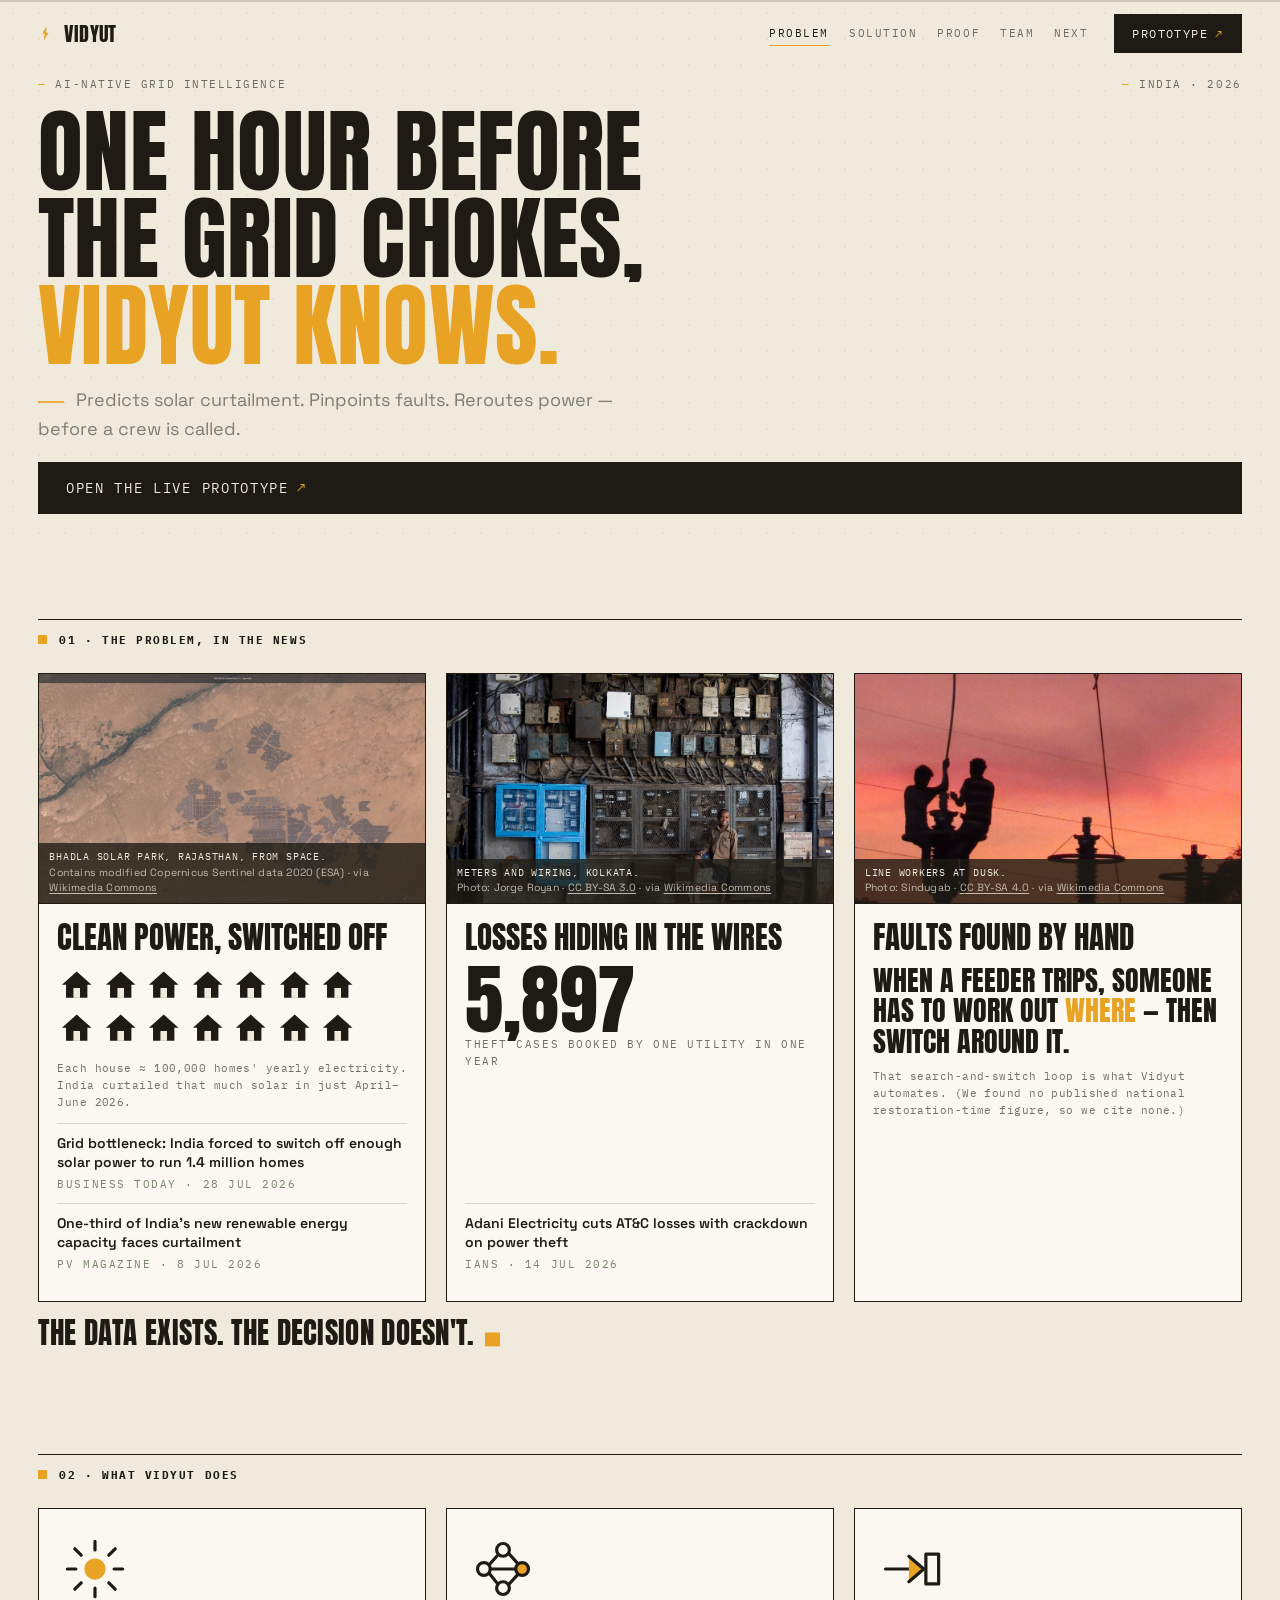
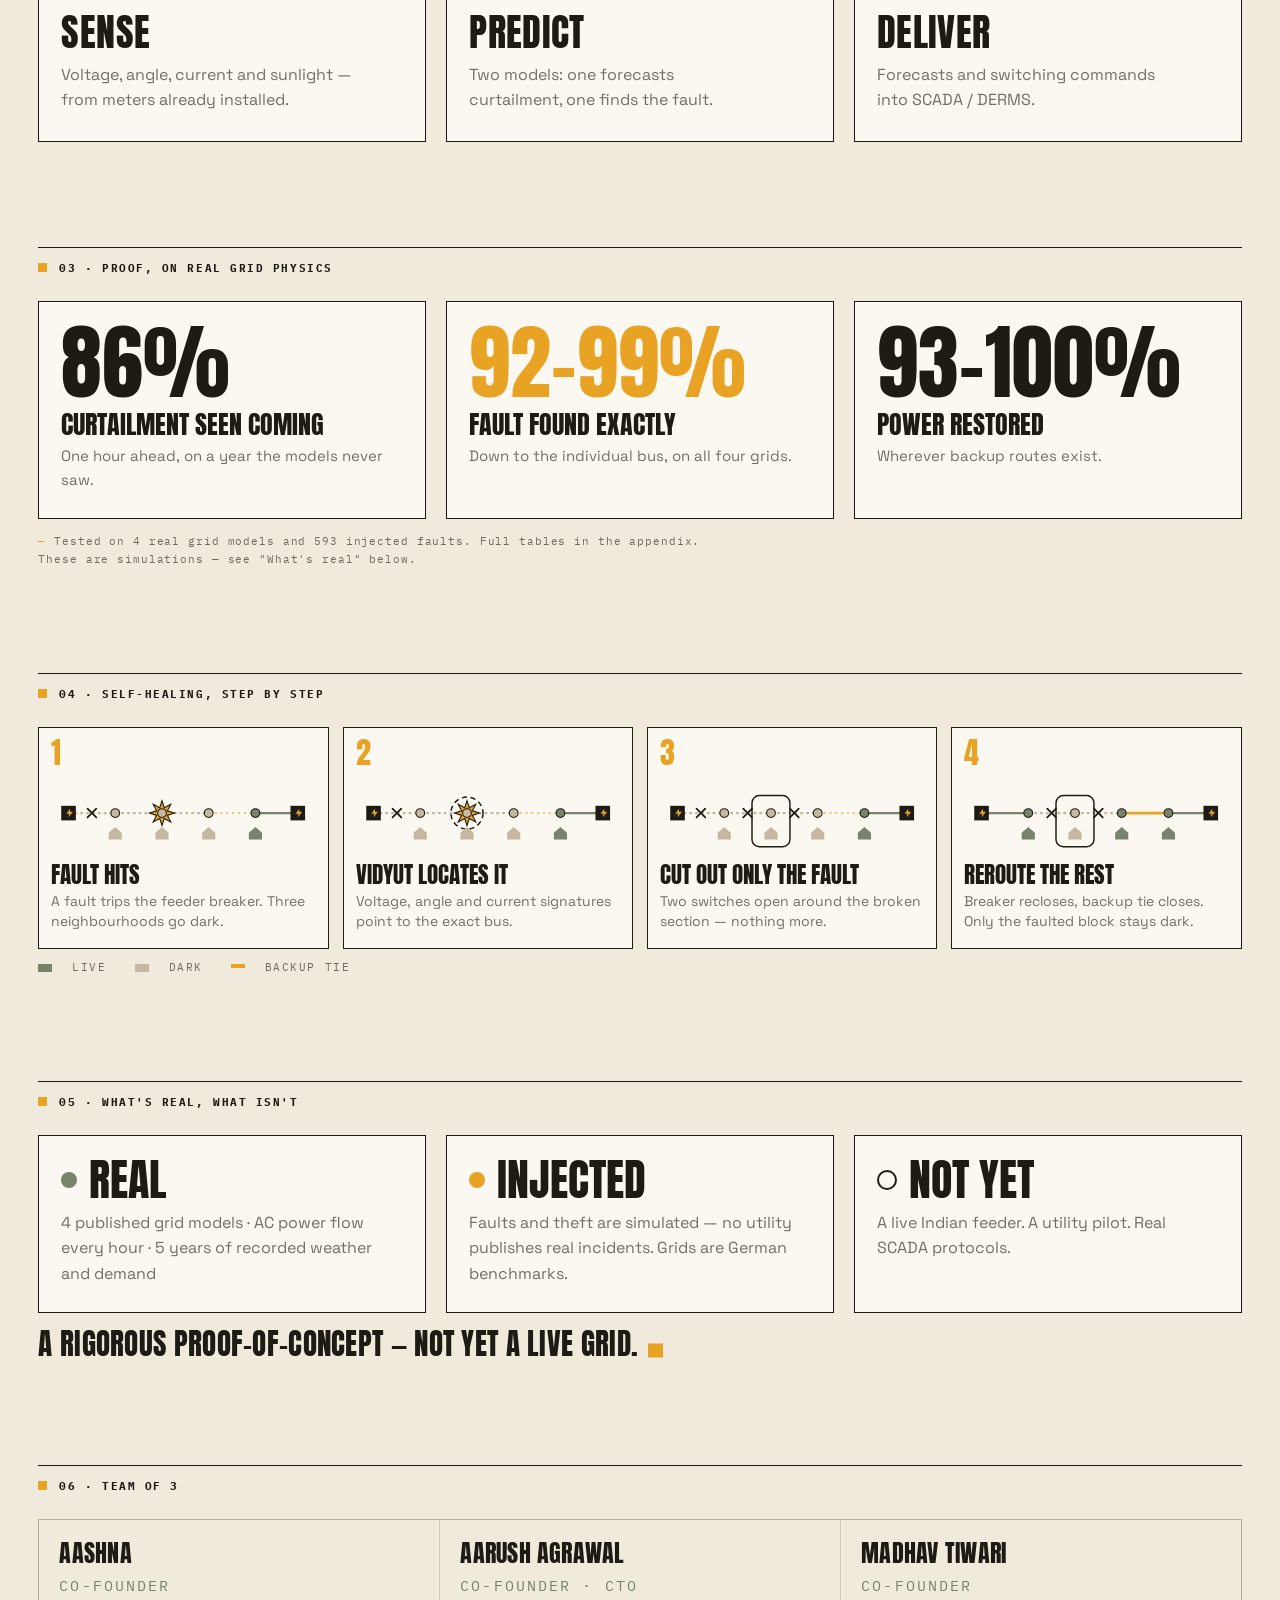
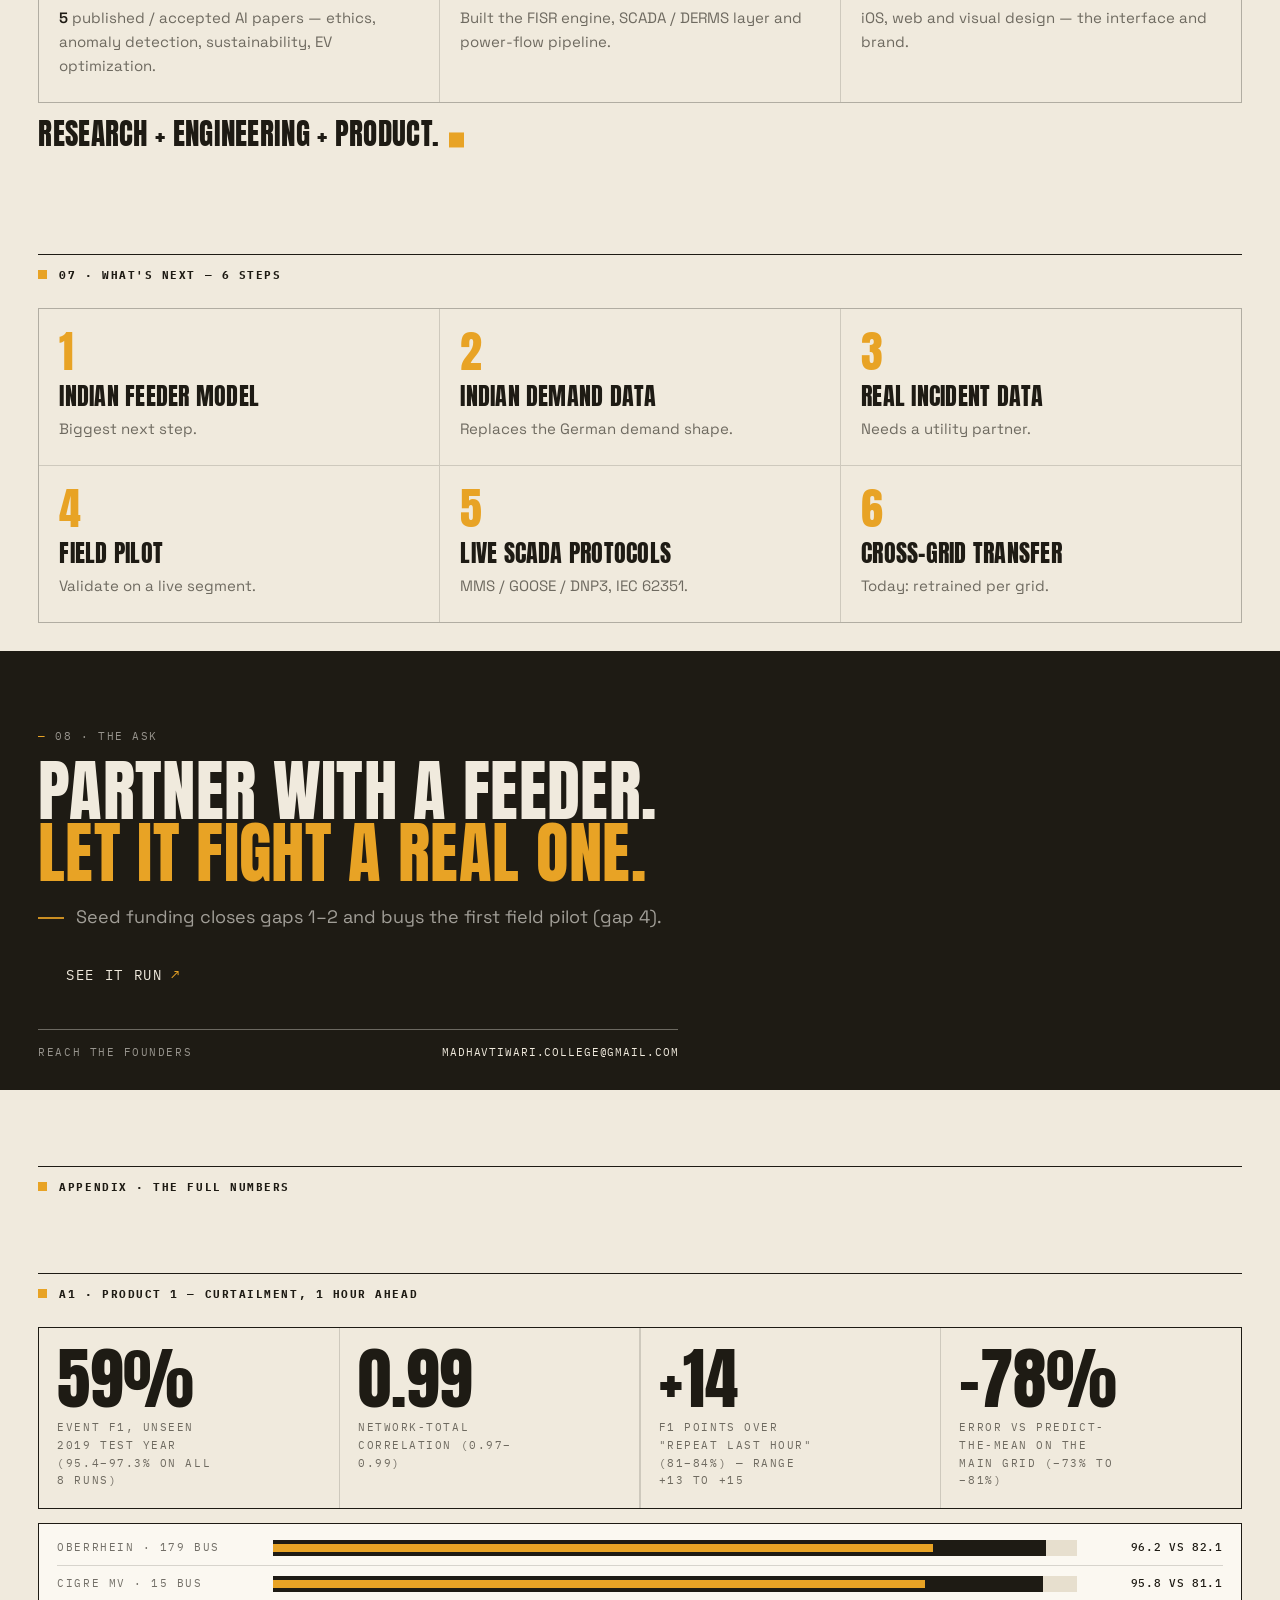
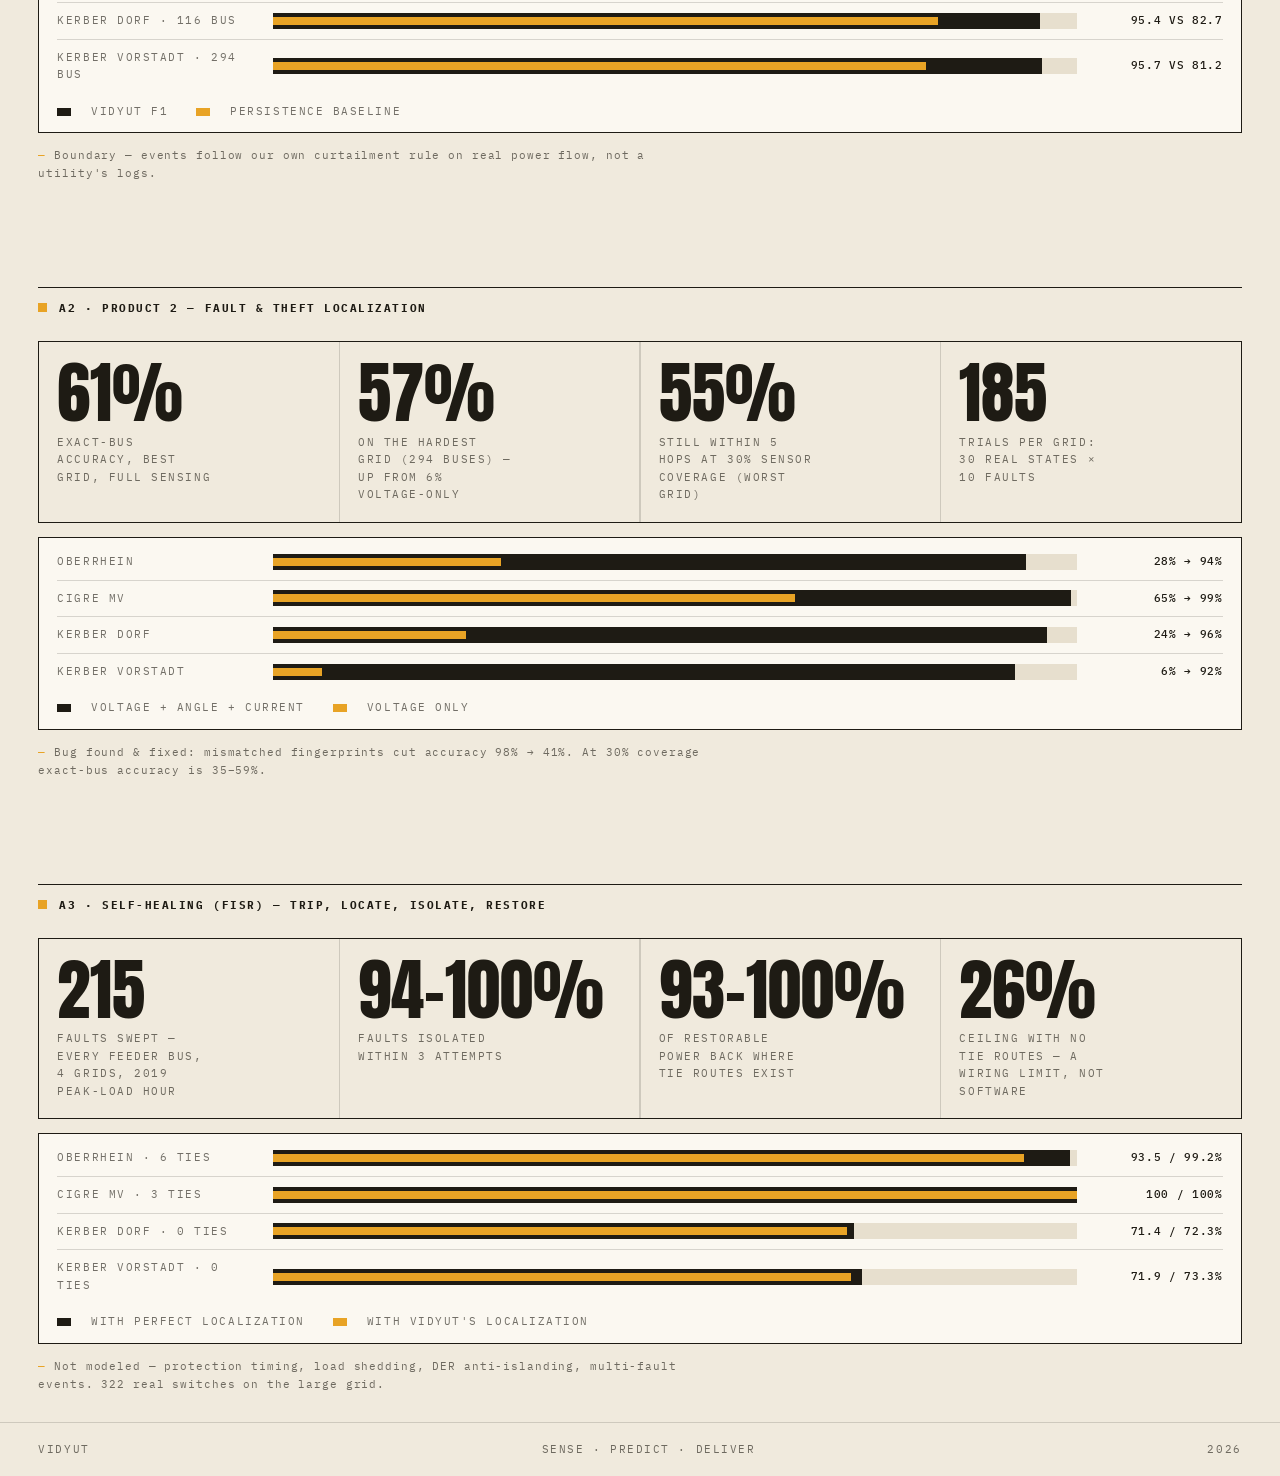
<file: pitch/scroll-version.html>
<!DOCTYPE html>
<html lang="en">
<head>
  <meta charset="UTF-8" />
  <meta name="viewport" content="width=device-width, initial-scale=1.0" />
  <title>Vidyut — Pitch Deck</title>
  <meta name="description" content="Vidyut: grid intelligence that predicts curtailment, localizes faults and heals the feeder." />
  <link rel="preconnect" href="https://fonts.googleapis.com" />
  <link rel="preconnect" href="https://fonts.gstatic.com" crossorigin />
  <link href="https://fonts.googleapis.com/css2?family=Anton&family=Space+Grotesk:wght@400;500;600&family=IBM+Plex+Mono:wght@400;500&display=swap" rel="stylesheet" />
  <link rel="stylesheet" href="styles.css" />
</head>
<body>

<div class="progress"><span id="bar"></span></div>

<header class="top" id="top">
  <a class="mark" href="#head">
    <svg viewBox="0 0 24 24" aria-hidden="true"><path d="M12 2 6 12h3.5L8 22l7-11h-3.5z"/></svg>
    <span>Vidyut</span>
  </a>
  <nav class="top-links">
    <a href="#why">Problem</a>
    <a href="#how">Solution</a>
    <a href="#proof">Proof</a>
    <a href="#team">Team</a>
    <a href="#gaps">Next</a>
  </nav>
  <a class="cta" href="../website/index.html" target="_blank" rel="noopener">Prototype <em>↗</em></a>
</header>

<main class="deck" id="deck">

<!-- 1 · HEAD -->
<section class="pane head" id="head">
  <p class="meta mono"><span>AI-native grid intelligence</span><span>India · 2026</span></p>
  <h1 class="lines">
    <span class="line"><em>One hour before</em></span>
    <span class="line"><em>the grid chokes,</em></span>
    <span class="line"><em>Vidyut knows.</em></span>
  </h1>
  <p class="lede">Predicts solar curtailment. Pinpoints faults. Reroutes power — before a crew is called.</p>
  <a class="cta big" href="../website/index.html" target="_blank" rel="noopener">Open the live prototype <em>↗</em></a>
</section>

<!-- 2 · PROBLEM, IN THE NEWS -->
<section class="pane why" id="why">
  <h2 class="tag mono">01 · The problem, in the news</h2>
  <div class="trio">
    <article class="prob">
      <figure class="ph"><img src="img/space.jpg" alt="Satellite view of the Bhadla Solar Park in Rajasthan" loading="lazy" />
        <figcaption class="mono">Bhadla Solar Park, Rajasthan, from space. <span>Contains modified Copernicus Sentinel data 2020 (ESA) · via <a href="https://commons.wikimedia.org/wiki/File:2020-05-20,_Sentinel-2A_L1C,_True_color_(1).jpg" target="_blank" rel="noopener">Wikimedia Commons</a></span></figcaption></figure>
      <h3>Clean power, switched off</h3>
      <p class="pict" aria-label="Fourteen houses, each representing about 100,000 homes"><svg viewBox="0 0 24 24" class="hh"><path d="M3 12 12 4l9 8h-2.5v8h-13v-8z" fill="#1E1B14"/><rect x="10" y="14" width="4" height="6" fill="#F0EADD"/></svg><svg viewBox="0 0 24 24" class="hh"><path d="M3 12 12 4l9 8h-2.5v8h-13v-8z" fill="#1E1B14"/><rect x="10" y="14" width="4" height="6" fill="#F0EADD"/></svg><svg viewBox="0 0 24 24" class="hh"><path d="M3 12 12 4l9 8h-2.5v8h-13v-8z" fill="#1E1B14"/><rect x="10" y="14" width="4" height="6" fill="#F0EADD"/></svg><svg viewBox="0 0 24 24" class="hh"><path d="M3 12 12 4l9 8h-2.5v8h-13v-8z" fill="#1E1B14"/><rect x="10" y="14" width="4" height="6" fill="#F0EADD"/></svg><svg viewBox="0 0 24 24" class="hh"><path d="M3 12 12 4l9 8h-2.5v8h-13v-8z" fill="#1E1B14"/><rect x="10" y="14" width="4" height="6" fill="#F0EADD"/></svg><svg viewBox="0 0 24 24" class="hh"><path d="M3 12 12 4l9 8h-2.5v8h-13v-8z" fill="#1E1B14"/><rect x="10" y="14" width="4" height="6" fill="#F0EADD"/></svg><svg viewBox="0 0 24 24" class="hh"><path d="M3 12 12 4l9 8h-2.5v8h-13v-8z" fill="#1E1B14"/><rect x="10" y="14" width="4" height="6" fill="#F0EADD"/></svg><svg viewBox="0 0 24 24" class="hh"><path d="M3 12 12 4l9 8h-2.5v8h-13v-8z" fill="#1E1B14"/><rect x="10" y="14" width="4" height="6" fill="#F0EADD"/></svg><svg viewBox="0 0 24 24" class="hh"><path d="M3 12 12 4l9 8h-2.5v8h-13v-8z" fill="#1E1B14"/><rect x="10" y="14" width="4" height="6" fill="#F0EADD"/></svg><svg viewBox="0 0 24 24" class="hh"><path d="M3 12 12 4l9 8h-2.5v8h-13v-8z" fill="#1E1B14"/><rect x="10" y="14" width="4" height="6" fill="#F0EADD"/></svg><svg viewBox="0 0 24 24" class="hh"><path d="M3 12 12 4l9 8h-2.5v8h-13v-8z" fill="#1E1B14"/><rect x="10" y="14" width="4" height="6" fill="#F0EADD"/></svg><svg viewBox="0 0 24 24" class="hh"><path d="M3 12 12 4l9 8h-2.5v8h-13v-8z" fill="#1E1B14"/><rect x="10" y="14" width="4" height="6" fill="#F0EADD"/></svg><svg viewBox="0 0 24 24" class="hh"><path d="M3 12 12 4l9 8h-2.5v8h-13v-8z" fill="#1E1B14"/><rect x="10" y="14" width="4" height="6" fill="#F0EADD"/></svg><svg viewBox="0 0 24 24" class="hh"><path d="M3 12 12 4l9 8h-2.5v8h-13v-8z" fill="#1E1B14"/><rect x="10" y="14" width="4" height="6" fill="#F0EADD"/></svg></p>
      <p class="cap mono">Each house ≈ 100,000 homes' yearly electricity. India curtailed that much solar in just April–June 2026.</p>
      <ul class="news">
        <li><a href="https://www.businesstoday.in/industry/infra/story/grid-bottleneck-india-forced-to-switch-off-enough-solar-power-to-run-1-4-million-homes-545746-2026-07-28" target="_blank" rel="noopener"><b>Grid bottleneck: India forced to switch off enough solar power to run 1.4 million homes</b></a><span class="mono">Business Today · 28 Jul 2026</span></li>
        <li><a href="https://www.pv-magazine.com/2026/07/08/one-third-of-indias-new-renewable-energy-capacity-faces-curtailment-due-to-grid-constraints/" target="_blank" rel="noopener"><b>One-third of India's new renewable energy capacity faces curtailment</b></a><span class="mono">pv magazine · 8 Jul 2026</span></li>
      </ul>
    </article>

    <article class="prob">
      <figure class="ph"><img src="img/meters.jpg" alt="A wall of old electricity meters and tangled wiring in Kolkata" loading="lazy" />
        <figcaption class="mono">Meters and wiring, Kolkata. <span>Photo: Jorge Royan · <a href="https://creativecommons.org/licenses/by-sa/3.0" target="_blank" rel="noopener">CC BY-SA 3.0</a> · via <a href="https://commons.wikimedia.org/wiki/File:India_-_Kolkata_electricity_meters_-_3832.jpg" target="_blank" rel="noopener">Wikimedia Commons</a></span></figcaption></figure>
      <h3>Losses hiding in the wires</h3>
      <p class="bignum"><b>5,897</b><span class="mono">theft cases booked by one utility in one year</span></p>
      <ul class="news">
        <li><a href="https://ianslive.in/adani-electricity-cuts-atc-losses-with-crackdown-on-power-theft--20260714130003" target="_blank" rel="noopener"><b>Adani Electricity cuts AT&amp;C losses with crackdown on power theft</b></a><span class="mono">IANS · 14 Jul 2026</span></li>
      </ul>
    </article>

    <article class="prob">
      <figure class="ph"><img src="img/crew.jpg" style="object-position:50% 78%" alt="Silhouettes of power line workers on a substation at dusk" loading="lazy" />
        <figcaption class="mono">Line workers at dusk. <span>Photo: Sindugab · <a href="https://creativecommons.org/licenses/by-sa/4.0" target="_blank" rel="noopener">CC BY-SA 4.0</a> · via <a href="https://commons.wikimedia.org/wiki/File:Silhouette_of_power_line_workers.jpg" target="_blank" rel="noopener">Wikimedia Commons</a></span></figcaption></figure>
      <h3>Faults found by hand</h3>
      <p class="big-q">When a feeder trips, someone has to work out <em>where</em> — then switch around it.</p>
      <p class="cap mono">That search-and-switch loop is what Vidyut automates. (We found no published national restoration-time figure, so we cite none.)</p>
    </article>
  </div>
  <p class="aside">The data exists. The decision doesn't.</p>
</section>

<!-- 3 · SOLUTION -->
<section class="pane how" id="how">
  <h2 class="tag mono">02 · What Vidyut does</h2>
  <div class="trio steps3">
    <article class="stepcard"><svg viewBox="0 0 64 64" aria-hidden="true"><circle cx="32" cy="32" r="10" fill="#E8A325"/><g stroke="#1E1B14" stroke-width="3" stroke-linecap="round"><path d="M32 6v8M32 50v8M6 32h8M50 32h8M13 13l6 6M45 45l6 6M13 51l6-6M45 19l6-6"/></g></svg><span class="k mono">Sense</span><p>Voltage, angle, current and sunlight — from meters already installed.</p></article>
    <article class="stepcard"><svg viewBox="0 0 64 64" aria-hidden="true"><g fill="none" stroke="#1E1B14" stroke-width="3"><circle cx="14" cy="32" r="6"/><circle cx="32" cy="14" r="6"/><circle cx="32" cy="50" r="6"/><circle cx="50" cy="32" r="6" fill="#E8A325"/><path d="M19 28l8-9M19 36l8 10M37 17l9 10M37 47l9-10M20 32h24"/></g></svg><span class="k mono">Predict</span><p>Two models: one forecasts curtailment, one finds the fault.</p></article>
    <article class="stepcard"><svg viewBox="0 0 64 64" aria-hidden="true"><g fill="none" stroke="#1E1B14" stroke-width="3" stroke-linecap="round" stroke-linejoin="round"><path d="M8 32h30"/><path d="M30 20l14 12-14 12" fill="#E8A325"/><rect x="46" y="18" width="12" height="28"/></g></svg><span class="k mono">Deliver</span><p>Forecasts and switching commands into SCADA / DERMS.</p></article>
  </div>
</section>

<!-- 4 · PROOF: three headline results -->
<section class="pane proof" id="proof">
  <h2 class="tag mono">03 · Proof, on real grid physics</h2>
  <div class="trio headline3">
    <article class="hl"><span class="n" data-count="96" data-after="%">0%</span><h3>Curtailment seen coming</h3><p>One hour ahead, on a year the models never saw.</p></article>
    <article class="hl"><span class="n">92–99%</span><h3>Fault found exactly</h3><p>Down to the individual bus, on all four grids.</p></article>
    <article class="hl"><span class="n">93–100%</span><h3>Power restored</h3><p>Wherever backup routes exist.</p></article>
  </div>
  <p class="note mono">Tested on 4 real grid models and 593 injected faults. Full tables in the appendix. These are simulations — see "What's real" below.</p>
</section>

<!-- 5 · SELF-HEALING STORYBOARD -->
<section class="pane story" id="heal-story">
  <h2 class="tag mono">04 · Self-healing, step by step</h2>
  <div class="frames">
    <figure class="frame"><span class="no mono">1</span><svg viewBox="0 0 362 130" role="img" aria-hidden="true"><line x1="24" y1="70" x2="88" y2="70" stroke="#C4B9A0" stroke-width="3" stroke-dasharray="4 4"/><line x1="88" y1="70" x2="152" y2="70" stroke="#C4B9A0" stroke-width="3" stroke-dasharray="4 4"/><line x1="152" y1="70" x2="216" y2="70" stroke="#C4B9A0" stroke-width="3" stroke-dasharray="4 4"/><line x1="216" y1="70" x2="280" y2="70" stroke="#E8A325" stroke-width="2" stroke-dasharray="3 5" opacity=".8"/><line x1="280" y1="70" x2="338" y2="70" stroke="#77836B" stroke-width="3"/><polygon points="169.0,70.0 159.4,73.1 164.0,82.0 155.1,77.4 152.0,87.0 148.9,77.4 140.0,82.0 144.6,73.1 135.0,70.0 144.6,66.9 140.0,58.0 148.9,62.6 152.0,53.0 155.1,62.6 164.0,58.0 159.4,66.9" fill="#E8A325" stroke="#1E1B14" stroke-width="1.5"/><path d="M50 64 L62 76 M50 76 L62 64" stroke="#1E1B14" stroke-width="2.4" stroke-linecap="round"/><rect x="14" y="60" width="20" height="20" fill="#1E1B14"/><path d="M26 64 l-5 7 h4 l-1 5 l6 -8 h-4 z" fill="#E8A325"/><rect x="328" y="60" width="20" height="20" fill="#1E1B14"/><path d="M340 64 l-5 7 h4 l-1 5 l6 -8 h-4 z" fill="#E8A325"/><circle cx="88" cy="70" r="6" fill="#C4B9A0" stroke="#1E1B14" stroke-width="1.5"/><path d="M79 106 v-9 l9 -8 l9 8 v9 z" fill="#C4B9A0"/><circle cx="152" cy="70" r="6" fill="#C4B9A0" stroke="#1E1B14" stroke-width="1.5"/><path d="M143 106 v-9 l9 -8 l9 8 v9 z" fill="#C4B9A0"/><circle cx="216" cy="70" r="6" fill="#C4B9A0" stroke="#1E1B14" stroke-width="1.5"/><path d="M207 106 v-9 l9 -8 l9 8 v9 z" fill="#C4B9A0"/><circle cx="280" cy="70" r="6" fill="#77836B" stroke="#1E1B14" stroke-width="1.5"/><path d="M271 106 v-9 l9 -8 l9 8 v9 z" fill="#77836B"/></svg><figcaption><h3>Fault hits</h3><p>A fault trips the feeder breaker. Three neighbourhoods go dark.</p></figcaption></figure>
    <figure class="frame"><span class="no mono">2</span><svg viewBox="0 0 362 130" role="img" aria-hidden="true"><line x1="24" y1="70" x2="88" y2="70" stroke="#C4B9A0" stroke-width="3" stroke-dasharray="4 4"/><line x1="88" y1="70" x2="152" y2="70" stroke="#C4B9A0" stroke-width="3" stroke-dasharray="4 4"/><line x1="152" y1="70" x2="216" y2="70" stroke="#C4B9A0" stroke-width="3" stroke-dasharray="4 4"/><line x1="216" y1="70" x2="280" y2="70" stroke="#E8A325" stroke-width="2" stroke-dasharray="3 5" opacity=".8"/><line x1="280" y1="70" x2="338" y2="70" stroke="#77836B" stroke-width="3"/><polygon points="169.0,70.0 159.4,73.1 164.0,82.0 155.1,77.4 152.0,87.0 148.9,77.4 140.0,82.0 144.6,73.1 135.0,70.0 144.6,66.9 140.0,58.0 148.9,62.6 152.0,53.0 155.1,62.6 164.0,58.0 159.4,66.9" fill="#E8A325" stroke="#1E1B14" stroke-width="1.5"/><circle cx="152" cy="70" r="22" fill="none" stroke="#1E1B14" stroke-width="2" stroke-dasharray="7 5"/><path d="M50 64 L62 76 M50 76 L62 64" stroke="#1E1B14" stroke-width="2.4" stroke-linecap="round"/><rect x="14" y="60" width="20" height="20" fill="#1E1B14"/><path d="M26 64 l-5 7 h4 l-1 5 l6 -8 h-4 z" fill="#E8A325"/><rect x="328" y="60" width="20" height="20" fill="#1E1B14"/><path d="M340 64 l-5 7 h4 l-1 5 l6 -8 h-4 z" fill="#E8A325"/><circle cx="88" cy="70" r="6" fill="#C4B9A0" stroke="#1E1B14" stroke-width="1.5"/><path d="M79 106 v-9 l9 -8 l9 8 v9 z" fill="#C4B9A0"/><circle cx="152" cy="70" r="6" fill="#C4B9A0" stroke="#1E1B14" stroke-width="1.5"/><path d="M143 106 v-9 l9 -8 l9 8 v9 z" fill="#C4B9A0"/><circle cx="216" cy="70" r="6" fill="#C4B9A0" stroke="#1E1B14" stroke-width="1.5"/><path d="M207 106 v-9 l9 -8 l9 8 v9 z" fill="#C4B9A0"/><circle cx="280" cy="70" r="6" fill="#77836B" stroke="#1E1B14" stroke-width="1.5"/><path d="M271 106 v-9 l9 -8 l9 8 v9 z" fill="#77836B"/></svg><figcaption><h3>Vidyut locates it</h3><p>Voltage, angle and current signatures point to the exact bus.</p></figcaption></figure>
    <figure class="frame"><span class="no mono">3</span><svg viewBox="0 0 362 130" role="img" aria-hidden="true"><line x1="24" y1="70" x2="88" y2="70" stroke="#C4B9A0" stroke-width="3" stroke-dasharray="4 4"/><line x1="88" y1="70" x2="152" y2="70" stroke="#C4B9A0" stroke-width="3" stroke-dasharray="4 4"/><line x1="152" y1="70" x2="216" y2="70" stroke="#C4B9A0" stroke-width="3" stroke-dasharray="4 4"/><line x1="216" y1="70" x2="280" y2="70" stroke="#E8A325" stroke-width="2" stroke-dasharray="3 5" opacity=".8"/><line x1="280" y1="70" x2="338" y2="70" stroke="#77836B" stroke-width="3"/><rect x="126" y="46" width="52" height="70" rx="10" fill="none" stroke="#1E1B14" stroke-width="2"/><path d="M114 64 L126 76 M114 76 L126 64" stroke="#1E1B14" stroke-width="2.4" stroke-linecap="round"/><path d="M178 64 L190 76 M178 76 L190 64" stroke="#1E1B14" stroke-width="2.4" stroke-linecap="round"/><path d="M50 64 L62 76 M50 76 L62 64" stroke="#1E1B14" stroke-width="2.4" stroke-linecap="round"/><rect x="14" y="60" width="20" height="20" fill="#1E1B14"/><path d="M26 64 l-5 7 h4 l-1 5 l6 -8 h-4 z" fill="#E8A325"/><rect x="328" y="60" width="20" height="20" fill="#1E1B14"/><path d="M340 64 l-5 7 h4 l-1 5 l6 -8 h-4 z" fill="#E8A325"/><circle cx="88" cy="70" r="6" fill="#C4B9A0" stroke="#1E1B14" stroke-width="1.5"/><path d="M79 106 v-9 l9 -8 l9 8 v9 z" fill="#C4B9A0"/><circle cx="152" cy="70" r="6" fill="#C4B9A0" stroke="#1E1B14" stroke-width="1.5"/><path d="M143 106 v-9 l9 -8 l9 8 v9 z" fill="#C4B9A0"/><circle cx="216" cy="70" r="6" fill="#C4B9A0" stroke="#1E1B14" stroke-width="1.5"/><path d="M207 106 v-9 l9 -8 l9 8 v9 z" fill="#C4B9A0"/><circle cx="280" cy="70" r="6" fill="#77836B" stroke="#1E1B14" stroke-width="1.5"/><path d="M271 106 v-9 l9 -8 l9 8 v9 z" fill="#77836B"/></svg><figcaption><h3>Cut out only the fault</h3><p>Two switches open around the broken section — nothing more.</p></figcaption></figure>
    <figure class="frame"><span class="no mono">4</span><svg viewBox="0 0 362 130" role="img" aria-hidden="true"><line x1="24" y1="70" x2="88" y2="70" stroke="#77836B" stroke-width="3"/><line x1="88" y1="70" x2="152" y2="70" stroke="#C4B9A0" stroke-width="3" stroke-dasharray="4 4"/><line x1="152" y1="70" x2="216" y2="70" stroke="#C4B9A0" stroke-width="3" stroke-dasharray="4 4"/><line x1="216" y1="70" x2="280" y2="70" stroke="#E8A325" stroke-width="4"/><line x1="280" y1="70" x2="338" y2="70" stroke="#77836B" stroke-width="3"/><rect x="126" y="46" width="52" height="70" rx="10" fill="none" stroke="#1E1B14" stroke-width="2"/><path d="M114 64 L126 76 M114 76 L126 64" stroke="#1E1B14" stroke-width="2.4" stroke-linecap="round"/><path d="M178 64 L190 76 M178 76 L190 64" stroke="#1E1B14" stroke-width="2.4" stroke-linecap="round"/><rect x="14" y="60" width="20" height="20" fill="#1E1B14"/><path d="M26 64 l-5 7 h4 l-1 5 l6 -8 h-4 z" fill="#E8A325"/><rect x="328" y="60" width="20" height="20" fill="#1E1B14"/><path d="M340 64 l-5 7 h4 l-1 5 l6 -8 h-4 z" fill="#E8A325"/><circle cx="88" cy="70" r="6" fill="#77836B" stroke="#1E1B14" stroke-width="1.5"/><path d="M79 106 v-9 l9 -8 l9 8 v9 z" fill="#77836B"/><circle cx="152" cy="70" r="6" fill="#C4B9A0" stroke="#1E1B14" stroke-width="1.5"/><path d="M143 106 v-9 l9 -8 l9 8 v9 z" fill="#C4B9A0"/><circle cx="216" cy="70" r="6" fill="#77836B" stroke="#1E1B14" stroke-width="1.5"/><path d="M207 106 v-9 l9 -8 l9 8 v9 z" fill="#77836B"/><circle cx="280" cy="70" r="6" fill="#77836B" stroke="#1E1B14" stroke-width="1.5"/><path d="M271 106 v-9 l9 -8 l9 8 v9 z" fill="#77836B"/></svg><figcaption><h3>Reroute the rest</h3><p>Breaker recloses, backup tie closes. Only the faulted block stays dark.</p></figcaption></figure>
  </div>
  <p class="legend mono"><span class="k1"></span>Live <span class="k2"></span>Dark <span class="k3"></span>Backup tie</p>
</section>

<!-- 6 · WHAT'S REAL -->
<section class="pane tested" id="tested">
  <h2 class="tag mono">05 · What's real, what isn't</h2>
  <div class="trio rvi">
    <article class="rv3 real"><h3>Real</h3><p>4 published grid models · AC power flow every hour · 5 years of recorded weather and demand</p></article>
    <article class="rv3 inj"><h3>Injected</h3><p>Faults and theft are simulated — no utility publishes real incidents. Grids are German benchmarks.</p></article>
    <article class="rv3 not"><h3>Not yet</h3><p>A live Indian feeder. A utility pilot. Real SCADA protocols.</p></article>
  </div>
  <p class="aside">A rigorous proof-of-concept — not yet a live grid.</p>
</section>

<!-- 7 · TEAM -->
<section class="pane team" id="team">
  <h2 class="tag mono">06 · Team of 3</h2>
  <div class="ledger three">
    <article class="entry"><h3>Aashna</h3><p class="k mono">Co-founder</p><p><b>5</b> published / accepted AI papers — ethics, anomaly detection, sustainability, EV optimization.</p></article>
    <article class="entry"><h3>Aarush Agrawal</h3><p class="k mono">Co-founder · CTO</p><p>Built the FISR engine, SCADA / DERMS layer and power-flow pipeline.</p></article>
    <article class="entry"><h3>Madhav Tiwari</h3><p class="k mono">Co-founder</p><p>iOS, web and visual design — the interface and brand.</p></article>
  </div>
  <p class="aside">Research + engineering + product.</p>
</section>

<!-- 8 · GAPS -->
<section class="pane gaps" id="gaps">
  <h2 class="tag mono">07 · What's next — 6 steps</h2>
  <div class="ledger three">
    <article class="entry"><span class="no mono">1</span><h3>Indian feeder model</h3><p>Biggest next step.</p></article>
    <article class="entry"><span class="no mono">2</span><h3>Indian demand data</h3><p>Replaces the German demand shape.</p></article>
    <article class="entry"><span class="no mono">3</span><h3>Real incident data</h3><p>Needs a utility partner.</p></article>
    <article class="entry"><span class="no mono">4</span><h3>Field pilot</h3><p>Validate on a live segment.</p></article>
    <article class="entry"><span class="no mono">5</span><h3>Live SCADA protocols</h3><p>MMS / GOOSE / DNP3, IEC 62351.</p></article>
    <article class="entry"><span class="no mono">6</span><h3>Cross-grid transfer</h3><p>Today: retrained per grid.</p></article>
  </div>
</section>

<!-- 9 · ASK -->
<section class="pane ask" id="ask">
  <p class="meta mono"><span>08 · The ask</span></p>
  <h2 class="lines">
    <span class="line"><em>Partner with a feeder.</em></span>
    <span class="line"><em>Let it fight a real one.</em></span>
  </h2>
  <p class="lede">Seed funding closes gaps 1–2 and buys the first field pilot (gap 4).</p>
  <a class="cta big" href="../website/index.html" target="_blank" rel="noopener">See it run <em>↗</em></a>
  <div class="contact mono">
    <span>Reach the founders</span>
    <a href="mailto:madhavtiwari.college@gmail.com" id="email-link">madhavtiwari.college@gmail.com</a>
  </div>
</section>

<!-- APPENDIX -->
<section class="pane appx-head" id="appendix"><h2 class="tag mono">Appendix · the full numbers</h2></section>

<!-- 5 · PRODUCT 1 — CURTAILMENT -->
<section class="pane curtail" id="curtail">
  <h2 class="tag mono">A1 · Product 1 — Curtailment, 1 hour ahead</h2>
  <div class="board">
    <div class="cell"><span class="n" data-count="96" data-after="%">0%</span><span class="l mono">event F1, unseen 2019 test year (95.4–97.3% on all 8 runs)</span></div>
    <div class="cell"><span class="n">0.99</span><span class="l mono">network-total correlation (0.97–0.99)</span></div>
    <div class="cell"><span class="n">+14</span><span class="l mono">F1 points over "repeat last hour" (81–84%) — range +13 to +15</span></div>
    <div class="cell"><span class="n">−78%</span><span class="l mono">error vs predict-the-mean on the main grid (−73% to −81%)</span></div>
  </div>
  <div class="bars" aria-label="Event F1 per grid, German 2019 test">
    <div class="bar-row"><span class="mono">Oberrhein · 179 bus</span><div class="track"><i class="hi" style="--w:96.2%"></i><i class="lo" style="--w:82.1%"></i></div><b class="mono">96.2 vs 82.1</b></div>
    <div class="bar-row"><span class="mono">CIGRE MV · 15 bus</span><div class="track"><i class="hi" style="--w:95.8%"></i><i class="lo" style="--w:81.1%"></i></div><b class="mono">95.8 vs 81.1</b></div>
    <div class="bar-row"><span class="mono">Kerber Dorf · 116 bus</span><div class="track"><i class="hi" style="--w:95.4%"></i><i class="lo" style="--w:82.7%"></i></div><b class="mono">95.4 vs 82.7</b></div>
    <div class="bar-row"><span class="mono">Kerber Vorstadt · 294 bus</span><div class="track"><i class="hi" style="--w:95.7%"></i><i class="lo" style="--w:81.2%"></i></div><b class="mono">95.7 vs 81.2</b></div>
    <p class="legend mono"><span class="k1"></span>Vidyut F1 <span class="k2"></span>Persistence baseline</p>
  </div>
  <p class="note mono">Boundary — events follow our own curtailment rule on real power flow, not a utility's logs.</p>
</section>

<!-- 6 · PRODUCT 2 — LOCALIZATION -->
<section class="pane localize" id="localize">
  <h2 class="tag mono">A2 · Product 2 — Fault &amp; theft localization</h2>
  <div class="board">
    <div class="cell"><span class="n" data-count="99" data-after="%">0%</span><span class="l mono">exact-bus accuracy, best grid, full sensing</span></div>
    <div class="cell"><span class="n" data-count="92" data-after="%">0%</span><span class="l mono">on the hardest grid (294 buses) — up from 6% voltage-only</span></div>
    <div class="cell"><span class="n" data-count="89" data-after="%">0%</span><span class="l mono">still within 5 hops at 30% sensor coverage (worst grid)</span></div>
    <div class="cell"><span class="n" data-count="300">0</span><span class="l mono">trials per grid: 30 real states × 10 faults</span></div>
  </div>
  <div class="bars" aria-label="Exact-bus accuracy per grid">
    <div class="bar-row"><span class="mono">Oberrhein</span><div class="track"><i class="hi" style="--w:93.7%"></i><i class="lo" style="--w:28.3%"></i></div><b class="mono">28% → 94%</b></div>
    <div class="bar-row"><span class="mono">CIGRE MV</span><div class="track"><i class="hi" style="--w:99.3%"></i><i class="lo" style="--w:65%"></i></div><b class="mono">65% → 99%</b></div>
    <div class="bar-row"><span class="mono">Kerber Dorf</span><div class="track"><i class="hi" style="--w:96.3%"></i><i class="lo" style="--w:24%"></i></div><b class="mono">24% → 96%</b></div>
    <div class="bar-row"><span class="mono">Kerber Vorstadt</span><div class="track"><i class="hi" style="--w:92.3%"></i><i class="lo" style="--w:6%"></i></div><b class="mono">6% → 92%</b></div>
    <p class="legend mono"><span class="k1"></span>Voltage + angle + current <span class="k2"></span>Voltage only</p>
  </div>
  <p class="note mono">Bug found &amp; fixed: mismatched fingerprints cut accuracy 98% → 41%. At 30% coverage exact-bus accuracy is 35–59%.</p>
</section>

<!-- 7 · SELF-HEALING -->
<section class="pane heal" id="heal">
  <h2 class="tag mono">A3 · Self-healing (FISR) — trip, locate, isolate, restore</h2>
  <div class="board">
    <div class="cell"><span class="n" data-count="593">0</span><span class="l mono">faults swept — every feeder bus, 4 grids, 2019 peak-load hour</span></div>
    <div class="cell"><span class="n">94–100%</span><span class="l mono">faults isolated within 3 attempts</span></div>
    <div class="cell"><span class="n">93–100%</span><span class="l mono">of restorable power back where tie routes exist</span></div>
    <div class="cell"><span class="n" data-count="72" data-after="%">0%</span><span class="l mono">ceiling with no tie routes — a wiring limit, not software</span></div>
  </div>
  <div class="bars" aria-label="Load restored per grid">
    <div class="bar-row"><span class="mono">Oberrhein · 6 ties</span><div class="track"><i class="hi" style="--w:99.2%"></i><i class="lo" style="--w:93.5%"></i></div><b class="mono">93.5 / 99.2%</b></div>
    <div class="bar-row"><span class="mono">CIGRE MV · 3 ties</span><div class="track"><i class="hi" style="--w:100%"></i><i class="lo" style="--w:100%"></i></div><b class="mono">100 / 100%</b></div>
    <div class="bar-row"><span class="mono">Kerber Dorf · 0 ties</span><div class="track"><i class="hi" style="--w:72.3%"></i><i class="lo" style="--w:71.4%"></i></div><b class="mono">71.4 / 72.3%</b></div>
    <div class="bar-row"><span class="mono">Kerber Vorstadt · 0 ties</span><div class="track"><i class="hi" style="--w:73.3%"></i><i class="lo" style="--w:71.9%"></i></div><b class="mono">71.9 / 73.3%</b></div>
    <p class="legend mono"><span class="k1"></span>With perfect localization <span class="k2"></span>With Vidyut's localization</p>
  </div>
  <p class="note mono">Not modeled — protection timing, load shedding, DER anti-islanding, multi-fault events. 322 real switches on the large grid.</p>
</section>

</main>

<footer class="base mono">
  <span>Vidyut</span><span>Sense · Predict · Deliver</span><span>2026</span>
</footer>

<script src="script.js"></script>
</body>
</html>
</file>
<file: pitch/deck.css>
/* ============ Vidyut pitch — slide deck ============ */
:root{
  --paper:#F0EADD; --flax:#E7DFCE; --coal:#1E1B14; --sand:#FBF8F1; --olive:#77836B; --volt:#E8A325;
  --rule:rgba(30,27,20,.16); --soft:rgba(30,27,20,.66);
  --d:'Anton',Impact,sans-serif; --b:'Space Grotesk','Helvetica Neue',sans-serif; --m:'IBM Plex Mono',ui-monospace,monospace;
  --g:clamp(18px,3.2vw,52px); --top:58px; --bar:84px;
  --out:cubic-bezier(.16,1,.3,1);
}
*{box-sizing:border-box;margin:0;padding:0}
html,body{height:100%;overflow:hidden;background:var(--paper);color:var(--coal);font-family:var(--b);-webkit-font-smoothing:antialiased}
a{color:inherit;text-decoration:none}
button{font:inherit;color:inherit;background:none;border:0;cursor:pointer}
::selection{background:var(--volt);color:var(--coal)}
:focus-visible{outline:2px solid var(--volt);outline-offset:3px}
.mono{font-family:var(--m);font-size:11px;letter-spacing:.13em;text-transform:uppercase}
.disp{font-family:var(--d);font-weight:400;text-transform:uppercase;line-height:.94;letter-spacing:.005em}

/* ---------- top bar ---------- */
.topbar{position:fixed;top:0;left:0;right:0;height:var(--top);z-index:40;display:flex;align-items:center;justify-content:space-between;padding:0 var(--g);transition:color .4s}
.mark{display:flex;align-items:center;gap:9px;font-family:var(--d);font-size:21px;letter-spacing:.03em;text-transform:uppercase}
.mark svg{width:17px;height:17px;fill:var(--volt)}
.tb-r{display:flex;align-items:center;gap:10px}
.cta{display:inline-flex;align-items:center;gap:.6em;font-family:var(--m);font-size:11.5px;letter-spacing:.12em;text-transform:uppercase;padding:.7em 1.2em;border:1.5px solid var(--coal);background:var(--coal);color:var(--paper);transition:background .3s,color .3s,border-color .3s}
.cta em{font-style:normal;color:var(--volt)}
.cta:hover{background:var(--volt);border-color:var(--volt);color:var(--coal)}
.cta:hover em{color:var(--coal)}
.cta.ghost{background:transparent;color:inherit;border-color:currentColor}
.cta.big{font-size:13px;padding:.95em 1.6em}
body.dark .topbar{color:var(--paper)}
body.dark .topbar .cta{background:var(--paper);color:var(--coal);border-color:var(--paper)}
body.dark .topbar .cta:hover{background:var(--volt);border-color:var(--volt)}
body.dark .topbar .cta em{color:var(--coal)}

/* ---------- stage + slides ---------- */
.stage{position:fixed;inset:0}
.slide{position:absolute;inset:0;padding:calc(var(--top) + 18px) var(--g) calc(var(--bar) + 18px);display:flex;flex-direction:column;gap:clamp(10px,2vh,22px);
  opacity:0;visibility:hidden;transform:translateX(5%);overflow:hidden;
  transition:opacity .5s ease,transform .75s var(--out),visibility 0s .75s}
.slide.before{transform:translateX(-5%)}
.slide.active{opacity:1;visibility:visible;transform:none;transition-delay:0s}
.slide.dark{background:var(--coal);color:var(--paper)}
.slide.paper2{background:var(--sand)}
.tag{display:flex;align-items:center;gap:12px;color:inherit;flex:none}
.tag::before{content:"";width:9px;height:9px;background:var(--volt)}
.tag .n{opacity:.55}
h1.disp{font-size:clamp(52px,9.2vh,132px)}
h2.disp{font-size:clamp(38px,7.2vh,92px)}
h3.disp{font-size:clamp(22px,3.4vh,40px);line-height:1.02}
.lede{font-size:clamp(15px,2.3vh,22px);line-height:1.45;color:var(--soft);max-width:44ch}
.dark .lede{color:rgba(240,234,221,.72)}
.vo{color:var(--volt)}
.note{color:var(--soft);font-size:clamp(11.5px,1.7vh,14px);line-height:1.5;max-width:90ch}
.dark .note{color:rgba(240,234,221,.62)}
.body{flex:1;min-height:0;display:flex;flex-direction:column;gap:clamp(10px,2vh,22px)}
.cols{flex:1;min-height:0;display:grid;gap:clamp(14px,2.2vw,34px);align-items:stretch}
.cols.c2{grid-template-columns:1fr 1fr}
.cols.c21{grid-template-columns:1.25fr 1fr}
.cols.c12{grid-template-columns:1fr 1.25fr}
.cols.c3{grid-template-columns:repeat(3,1fr)}
.cols.c4{grid-template-columns:repeat(4,1fr)}
.col{min-height:0;display:flex;flex-direction:column;gap:clamp(8px,1.6vh,16px);justify-content:center}

/* staggered reveal on slide enter */
.a{opacity:0;transform:translateY(22px)}
.slide.active .a{animation:rise .8s var(--out) forwards;animation-delay:calc(var(--i,0) * .08s + .25s)}
@keyframes rise{to{opacity:1;transform:none}}

/* ---------- product screenshot in a window frame ---------- */
.win{position:relative;border:1.5px solid var(--coal);background:var(--coal);box-shadow:0 30px 60px -28px rgba(30,27,20,.5);display:flex;flex-direction:column;min-height:0}
.dark .win{border-color:rgba(240,234,221,.28);box-shadow:0 30px 70px -26px rgba(0,0,0,.7)}
.win .bar{flex:none;display:flex;align-items:center;gap:6px;padding:7px 10px;background:#2b271d;color:rgba(240,234,221,.7);font-family:var(--m);font-size:10px;letter-spacing:.08em;text-transform:uppercase}
.win .bar i{width:8px;height:8px;border-radius:50%;background:#5a5440}
.win .bar i:first-child{background:var(--volt)}
.win .bar span{margin-left:8px;white-space:nowrap;overflow:hidden;text-overflow:ellipsis}
.win img{display:block;width:100%;height:auto;min-height:0;object-fit:cover}
.win figcaption,.cap{font-family:var(--m);font-size:10.5px;letter-spacing:.08em;text-transform:uppercase;color:var(--soft);line-height:1.5;margin-top:8px}
.dark .cap{color:rgba(240,234,221,.65)}
.shotwrap{display:flex;flex-direction:column;min-height:0;justify-content:center}
.live{display:inline-flex;align-items:center;gap:7px;color:var(--volt)}
.live::before{content:"";width:7px;height:7px;border-radius:50%;background:var(--volt);animation:pulse 1.6s infinite}
@keyframes pulse{0%{box-shadow:0 0 0 0 rgba(232,163,37,.7)}70%{box-shadow:0 0 0 8px rgba(232,163,37,0)}100%{box-shadow:0 0 0 0 rgba(232,163,37,0)}}
.illus{display:inline-block;padding:3px 9px;border:1px solid var(--coal);font-family:var(--m);font-size:9.5px;letter-spacing:.12em;text-transform:uppercase;color:var(--soft)}
.dark .illus{border-color:rgba(240,234,221,.4);color:rgba(240,234,221,.7)}

/* ---------- title slide ---------- */
.s-title .cols{align-items:center}
.s-title .actions{display:flex;gap:12px;flex-wrap:wrap;margin-top:6px}
.s-title .win{transform:perspective(1400px) rotateY(-7deg) rotateX(2deg);transform-origin:left center}

/* ---------- problem slides ---------- */
.photo{position:relative;margin:0;overflow:hidden;min-height:0;flex:1;background:var(--flax);border:1.5px solid var(--coal)}
.photo img{position:absolute;inset:0;width:100%;height:100%;object-fit:cover;transition:transform 1.6s var(--out)}
.slide.active .photo img{transform:scale(1.04)}
.photo figcaption{position:absolute;left:0;right:0;bottom:0;padding:7px 11px;background:rgba(30,27,20,.8);color:var(--paper);font-family:var(--m);font-size:9.5px;letter-spacing:.07em;line-height:1.5;text-transform:uppercase}
.photo figcaption span{display:block;opacity:.75;text-transform:none;letter-spacing:.02em;font-family:var(--b);font-size:10.5px}
.photo figcaption a{text-decoration:underline;text-underline-offset:2px}
.pict{display:grid;grid-template-columns:repeat(7,1fr);gap:5px;max-width:clamp(220px,28vw,360px)}
.hh{width:100%;height:auto;display:block}
.bignum{font-family:var(--d);font-size:clamp(60px,12vh,150px);line-height:.9}
.news{list-style:none;border-top:1.5px solid var(--coal)}
.news li{padding:clamp(7px,1.3vh,13px) 0;border-bottom:1px solid var(--rule);display:flex;flex-direction:column;gap:3px}
.news a b{font-weight:600;font-size:clamp(13.5px,2vh,18px);line-height:1.3;background-image:linear-gradient(var(--volt),var(--volt));background-size:0 2px;background-repeat:no-repeat;background-position:0 100%;transition:background-size .35s var(--out)}
.news a:hover b{background-size:100% 2px}
.news span{color:var(--olive)}
.news p{font-size:clamp(12.5px,1.8vh,15px);color:var(--soft);line-height:1.4}
.pcard{display:flex;flex-direction:column;gap:clamp(8px,1.5vh,14px);min-height:0}
.pcard .photo{flex:1 1 0;min-height:140px}

/* ---------- diagram: product in one picture ---------- */
.flow{flex:1;min-height:0;display:grid;grid-template-columns:1fr auto 1.15fr auto 1fr;align-items:stretch;gap:clamp(8px,1.4vw,22px)}
.node{background:var(--sand);border:1.5px solid var(--coal);padding:clamp(12px,2.2vh,22px);display:flex;flex-direction:column;gap:clamp(6px,1.2vh,12px);justify-content:center}
.node.brain{background:var(--coal);color:var(--paper)}
.node h3{font-family:var(--d);font-weight:400;text-transform:uppercase;font-size:clamp(22px,3.8vh,40px);line-height:1}
.node p{color:var(--soft);font-size:clamp(12.5px,1.9vh,16.5px);line-height:1.4}
.node.brain p{color:rgba(240,234,221,.72)}
.node svg.ico{width:clamp(56px,10vh,96px);height:auto}
.node .sub{display:flex;gap:10px;align-items:center;background:rgba(240,234,221,.08);border:1px solid rgba(240,234,221,.2);padding:9px 11px}
.node .sub b{font-family:var(--d);font-weight:400;text-transform:uppercase;font-size:clamp(16px,2.6vh,24px);line-height:1.05;display:block}
.node .sub small{display:block;color:rgba(240,234,221,.65);font-size:clamp(11.5px,1.7vh,14px);line-height:1.35;font-weight:400}
.node .sub svg{width:clamp(30px,5vh,44px);flex:none}
.arrow{display:flex;flex-direction:column;align-items:center;justify-content:center;gap:8px;color:var(--coal);min-width:clamp(54px,6vw,92px)}
.arrow .mono{font-size:9.5px;text-align:center;line-height:1.4;color:var(--soft)}
.arrow svg{width:100%;height:24px;overflow:visible}
.arrow .dash{stroke-dasharray:6 6;animation:dashflow 1s linear infinite}
@keyframes dashflow{to{stroke-dashoffset:-12}}
.outs{display:flex;flex-direction:column;gap:10px}
.out{display:flex;gap:10px;align-items:flex-start;border-top:1px solid var(--rule);padding-top:10px}
.out svg{width:34px;flex:none}
.out b{font-family:var(--d);font-weight:400;text-transform:uppercase;font-size:clamp(17px,2.7vh,26px);line-height:1.05;display:block}
.out small{display:block;color:var(--soft);font-size:clamp(11.5px,1.7vh,14px);line-height:1.35}
.foot-strip{flex:none;display:flex;gap:clamp(12px,2vw,30px);flex-wrap:wrap;border-top:1.5px solid var(--coal);padding-top:10px}
.foot-strip span::before{content:"";display:inline-block;width:8px;height:8px;background:var(--volt);margin-right:9px}

/* ---------- SVG diagrams ---------- */
.dg{width:100%;height:100%;min-height:0;display:block;overflow:visible}
.dg text{font-family:var(--m);font-size:11px;letter-spacing:.06em;text-transform:uppercase;fill:var(--coal)}
.dg .soft{fill:var(--soft)}
.slide.active .draw{stroke-dasharray:900;stroke-dashoffset:900;animation:drawln 2s .5s var(--out) forwards}
@keyframes drawln{to{stroke-dashoffset:0}}
.slide.active .fadein{animation:fadeS .8s 1.6s both}
@keyframes fadeS{from{opacity:0}to{opacity:1}}
.slide.active .ripple{animation:rip 2.4s ease-out infinite;transform-box:fill-box;transform-origin:center}
@keyframes rip{0%{transform:scale(.4);opacity:.9}100%{transform:scale(2.6);opacity:0}}
.slide.active .blink{animation:blinkk 1.6s ease-in-out infinite}
@keyframes blinkk{50%{opacity:.35}}

/* ---------- storyboard ---------- */
.frames{flex:1;min-height:0;display:grid;grid-template-columns:repeat(4,1fr);gap:clamp(8px,1.2vw,18px);align-content:center}
.frame{position:relative;margin:0;background:var(--sand);border:1.5px solid var(--coal);padding:12px 12px 16px;display:flex;flex-direction:column;justify-content:center}
.frame .no{position:absolute;top:8px;left:11px;font-family:var(--d);font-size:clamp(26px,4.4vh,44px);color:var(--volt);line-height:1}
.frame svg{width:100%;height:auto;display:block;margin:clamp(22px,4vh,40px) 0 6px;overflow:visible}
.frame h3{font-family:var(--d);font-weight:400;text-transform:uppercase;font-size:clamp(19px,3vh,30px);line-height:1.05;margin-bottom:5px}
.frame p{color:var(--soft);font-size:clamp(12.5px,1.9vh,16px);line-height:1.4}
.legend{display:flex;gap:18px;align-items:center;flex-wrap:wrap;color:var(--soft);flex:none}
.legend span{display:inline-block;width:14px;height:8px;margin-right:2px}
.legend .k1{background:#77836B}.legend .k2{background:#C4B9A0}.legend .k3{background:var(--volt);height:4px;margin-left:8px}
.legend .k4{background:var(--coal)}

/* ---------- filmstrip of real screenshots ---------- */
.film{flex:1;min-height:0;display:grid;grid-template-columns:1fr 1fr 1fr;gap:clamp(10px,1.6vw,26px);align-content:center}
.fstep{display:flex;flex-direction:column;gap:8px;min-width:0}
.fstep .win img{aspect-ratio:16/10;object-position:center}
.fstep h3{font-family:var(--d);font-weight:400;text-transform:uppercase;font-size:clamp(18px,3vh,30px);line-height:1;display:flex;gap:10px;align-items:baseline}
.fstep h3 b{color:var(--volt);font-weight:400}
.fstep p{font-size:clamp(12px,1.8vh,15px);color:rgba(240,234,221,.72);line-height:1.4}
.dark .fstep .win .bar{background:#34301f}

/* ---------- proof / real / team / next / ask ---------- */
.hl{background:var(--sand);border:1.5px solid var(--coal);padding:clamp(16px,3vh,32px) clamp(14px,1.8vw,26px);display:flex;flex-direction:column;justify-content:center;gap:8px}
.hl .n{display:block;white-space:nowrap;font-family:var(--d);font-size:clamp(54px,13vh,170px);line-height:.9;font-variant-numeric:tabular-nums}
.hl:nth-child(2) .n{color:var(--volt)}
.hl h3{font-family:var(--d);font-weight:400;text-transform:uppercase;font-size:clamp(20px,3.6vh,38px);line-height:1.05}
.hl p{color:var(--soft);font-size:clamp(13px,2vh,17px)}
.rv3{border:1.5px solid var(--coal);padding:clamp(16px,3vh,32px);background:var(--sand);display:flex;flex-direction:column;justify-content:center;gap:10px}
.rv3 h3{font-family:var(--d);font-weight:400;text-transform:uppercase;font-size:clamp(34px,7vh,72px);line-height:1;display:flex;align-items:center;gap:14px}
.rv3 h3::before{content:"";width:.34em;height:.34em;border-radius:50%}
.rv3.real h3::before{background:var(--olive)}.rv3.inj h3::before{background:var(--volt)}.rv3.not h3::before{border:3px solid var(--coal)}
.rv3 p{color:var(--soft);font-size:clamp(14px,2.2vh,19px);line-height:1.45}
.person{background:var(--sand);border:1.5px solid var(--coal);padding:clamp(18px,3.4vh,34px);display:flex;flex-direction:column;justify-content:center;gap:8px}
.person .av{width:clamp(54px,9vh,88px);height:clamp(54px,9vh,88px);border-radius:50%;background:var(--olive);color:var(--paper);display:flex;align-items:center;justify-content:center;font-family:var(--d);font-size:clamp(22px,3.6vh,36px);border:2.5px solid var(--volt);margin-bottom:6px}
.person h3{font-family:var(--d);font-weight:400;text-transform:uppercase;font-size:clamp(26px,4.6vh,48px);line-height:1}
.person .r{color:var(--olive)}
.person p{color:var(--soft);font-size:clamp(13.5px,2.1vh,18px);line-height:1.45}
.next{background:var(--sand);border:1.5px solid var(--coal);padding:clamp(12px,2.4vh,24px);display:flex;flex-direction:column;gap:4px;justify-content:center}
.next .no{font-family:var(--d);font-size:clamp(30px,5.4vh,56px);color:var(--volt);line-height:1}
.next h3{font-family:var(--d);font-weight:400;text-transform:uppercase;font-size:clamp(18px,3vh,30px);line-height:1.05}
.next p{color:var(--soft);font-size:clamp(12.5px,1.9vh,16px)}
.grid3x2{flex:1;min-height:0;display:grid;grid-template-columns:repeat(3,1fr);grid-template-rows:1fr 1fr;gap:clamp(8px,1.4vw,18px)}
.ask-lines{font-size:clamp(46px,10.5vh,150px)}
.contact{display:flex;gap:18px;align-items:baseline;flex-wrap:wrap;border-top:1.5px solid rgba(240,234,221,.35);padding-top:14px;max-width:640px}
.contact span{color:rgba(240,234,221,.55)}
.contact a{color:var(--paper);letter-spacing:.06em;border-bottom:1.5px solid var(--volt)}
.contact a:hover{color:var(--volt)}

/* ---------- appendix bars ---------- */
.board{display:grid;grid-template-columns:repeat(4,1fr);gap:1.5px;background:var(--rule);border:1.5px solid var(--coal);flex:none}
.cell{padding:clamp(10px,1.8vh,18px) 16px;background:var(--paper)}
.cell .n{display:block;font-family:var(--d);font-size:clamp(34px,6.4vh,72px);line-height:.95;font-variant-numeric:tabular-nums;margin-bottom:6px}
.cell .l{color:var(--soft);display:block;font-size:10px;line-height:1.5}
.bars{border:1.5px solid var(--coal);background:var(--sand);padding:4px 18px 10px;flex:1;min-height:0;display:flex;flex-direction:column;justify-content:center}
.bar-row{display:grid;grid-template-columns:clamp(150px,16vw,230px) 1fr clamp(100px,11vw,150px);gap:16px;align-items:center;padding:clamp(5px,1.1vh,10px) 0;border-bottom:1px solid var(--rule)}
.bar-row:last-of-type{border-bottom:0}
.bar-row>span{color:var(--soft)}
.bar-row>b{text-align:right;font-weight:500}
.track{position:relative;height:16px;background:var(--flax)}
.track i{position:absolute;left:0;top:0;bottom:0;width:0;transition:width 1.1s .4s var(--out)}
.track i.hi{background:var(--coal)}
.track i.lo{background:var(--volt);top:4px;bottom:4px}
.slide.active .track i{width:var(--w)}
.bars .legend{padding-top:8px}

/* ---------- bottom nav ---------- */
.nav{position:fixed;left:0;right:0;bottom:0;height:var(--bar);z-index:40;padding:0 var(--g) 12px;display:flex;flex-direction:column;justify-content:flex-end;gap:10px;transition:color .4s;pointer-events:none}
.nav>*{pointer-events:auto}
.segs{display:flex;gap:4px}
.seg{position:relative;flex:1;height:14px;display:flex;align-items:center}
.seg::before{content:"";width:100%;height:3px;background:currentColor;opacity:.22;transition:opacity .3s,height .25s}
.seg.done::before{opacity:.6;background:var(--volt)}
.seg.on::before{opacity:1;height:5px;background:var(--volt)}
.seg:hover::before{opacity:1;height:6px}
.seg.gap{margin-left:10px}
.seg::after{content:attr(data-t);position:absolute;bottom:20px;left:50%;transform:translateX(-50%) translateY(4px);white-space:nowrap;padding:5px 9px;background:var(--coal);color:var(--paper);font-family:var(--m);font-size:10px;letter-spacing:.08em;text-transform:uppercase;opacity:0;pointer-events:none;transition:opacity .2s,transform .2s}
.seg:hover::after{opacity:1;transform:translateX(-50%)}
.navrow{display:flex;align-items:center;gap:10px}
.nb{width:34px;height:34px;border:1.5px solid currentColor;display:flex;align-items:center;justify-content:center;transition:background .25s,color .25s,border-color .25s}
.nb:hover{background:var(--volt);border-color:var(--volt);color:var(--coal)}
.nb svg{width:14px;height:14px;fill:none;stroke:currentColor;stroke-width:2.2}
.chips{display:flex;gap:4px;flex-wrap:nowrap;overflow:hidden}
.chip{padding:7px 11px;font-family:var(--m);font-size:10.5px;letter-spacing:.1em;text-transform:uppercase;border:1.5px solid transparent;opacity:.6;white-space:nowrap;transition:opacity .25s,background .25s}
.chip:hover{opacity:1}
.chip.on{opacity:1;border-color:currentColor}
.now{margin-left:auto;font-family:var(--m);font-size:11px;letter-spacing:.1em;text-transform:uppercase;white-space:nowrap;overflow:hidden;text-overflow:ellipsis;opacity:.85}
.now b{color:var(--volt);font-weight:500}
body.dark .nav{color:var(--paper)}

/* ---------- overview overlay ---------- */
.ov{position:fixed;inset:0;z-index:60;background:rgba(30,27,20,.94);color:var(--paper);padding:calc(var(--top) + 20px) var(--g) var(--g);overflow:auto;opacity:0;visibility:hidden;transition:opacity .3s,visibility 0s .3s}
.ov.open{opacity:1;visibility:visible;transition-delay:0s}
.ov h4{font-family:var(--m);font-size:11px;letter-spacing:.14em;text-transform:uppercase;color:var(--volt);margin:0 0 16px;font-weight:500}
.ovgrid{display:grid;grid-template-columns:repeat(auto-fill,minmax(210px,1fr));gap:12px}
.ovi{border:1.5px solid rgba(240,234,221,.3);padding:14px;text-align:left;display:flex;flex-direction:column;gap:6px;transition:background .2s,border-color .2s}
.ovi:hover,.ovi.on{background:rgba(232,163,37,.14);border-color:var(--volt)}
.ovi small{font-family:var(--m);font-size:10px;letter-spacing:.12em;text-transform:uppercase;color:rgba(240,234,221,.55)}
.ovi b{font-family:var(--d);font-weight:400;text-transform:uppercase;font-size:20px;line-height:1.05}

/* ---------- smaller screens: stack, allow scroll inside a slide ---------- */
@media(max-width:900px){
  :root{--bar:96px}
  .slide{overflow-y:auto;overflow-x:hidden}
  .cols,.cols.c2,.cols.c21,.cols.c12,.cols.c3,.cols.c4,.film,.frames,.grid3x2{grid-template-columns:1fr;grid-template-rows:none;flex:none}
  .flow{grid-template-columns:1fr;flex:none}
  .arrow{flex-direction:row;min-height:44px}.arrow svg{transform:rotate(90deg);width:44px}
  .photo{min-height:200px;flex:none}
  .s-title .win{transform:none}
  .board{grid-template-columns:1fr 1fr}
  .bar-row{grid-template-columns:1fr;gap:6px}.bar-row>b{text-align:left}
  .chips{display:none}
  .topbar .cta.ghost{display:none}
  .seg::after{display:none}
  .hl .n{font-size:clamp(54px,18vw,110px)}
}
@media(prefers-reduced-motion:reduce){
  .slide,.slide.active{transition:opacity .2s}
  .a{opacity:1;transform:none}.slide.active .a{animation:none}
  .slide.active .draw{animation:none;stroke-dashoffset:0}
}

/* ---------- v2 polish ---------- */
.dark .cta:not(.ghost){background:var(--volt);color:var(--coal);border-color:var(--volt)}
.dark .cta:not(.ghost) em{color:var(--coal)}
.dark .cta:not(.ghost):hover{background:var(--paper);border-color:var(--paper)}
.dark .cta.ghost:hover{background:var(--paper);color:var(--coal);border-color:var(--paper)}
/* tidy equal-height card rows instead of tall empty boxes */
.cols.c3.body{flex:none;height:min(58vh,500px);margin:auto 0}
.person{justify-content:flex-start;padding-top:clamp(22px,5vh,48px)}
.flow{flex:none;height:min(60vh,470px);margin:auto 0}
.node svg.ico{width:clamp(90px,17vh,160px)}
.node.brain h3{font-size:clamp(30px,5.4vh,56px)}
.node .sub b{font-size:clamp(18px,3vh,28px)}
/* storyboard: 2 x 2, diagram beside its caption */
.frames{grid-template-columns:1fr 1fr;grid-template-rows:1fr 1fr;align-content:stretch}
.frame{display:grid;grid-template-columns:1.45fr 1fr;align-items:center;gap:clamp(10px,1.4vw,22px);padding:clamp(12px,2vh,22px)}
.frame svg{margin:0}
.frame .no{position:static;display:block;margin-bottom:4px}
.legend span.k1,.legend span.k2,.legend span.k3,.legend span.k4{display:inline-block}
.legend span.illus{width:auto;height:auto;background:none;margin:0 0 0 auto}
/* filmstrip: show the whole 16:9 screenshot, no cropping */
.fstep .win img{aspect-ratio:16/9;object-fit:contain;background:#0A0E14}
@media(max-width:900px){.frames{grid-template-rows:none}.frame{grid-template-columns:1fr}.cols.c3.body,.flow{height:auto;margin:0}}

@media(max-width:900px){
  .nav{background:var(--paper);padding-top:10px;border-top:1px solid var(--rule)}
  body.dark .nav{background:var(--coal);border-top-color:rgba(240,234,221,.2)}
  .slide{padding-bottom:calc(var(--bar) + 26px)}
  .frames{grid-template-columns:1fr}
  .cols.c3.body{height:auto}
}
</file>
<file: pitch/styles.css>
/* ============ Vidyut pitch — inspired by, not copied from, the prototype ============ */
:root{
  --paper:#F0EADD;
  --flax:#E7DFCE;
  --coal:#1E1B14;
  --sand:#FBF8F1;
  --olive:#77836B;
  --volt:#E8A325;
  --rule:rgba(30,27,20,.16);
  --soft:rgba(30,27,20,.62);
  --d:'Anton',Impact,sans-serif;
  --b:'Space Grotesk','Helvetica Neue',sans-serif;
  --m:'IBM Plex Mono',ui-monospace,monospace;
  --g:clamp(16px,3vw,46px);
  --fast:cubic-bezier(.6,0,.2,1);
  --soft-out:cubic-bezier(.16,1,.3,1);
}
*{box-sizing:border-box;margin:0;padding:0}
html{scroll-behavior:smooth;scroll-padding-top:84px}
body{background:var(--paper);color:var(--coal);font-family:var(--b);font-size:17px;line-height:1.6;-webkit-font-smoothing:antialiased;overflow-x:hidden}
a{color:inherit;text-decoration:none}
::selection{background:var(--volt);color:var(--coal)}
:focus-visible{outline:2px solid var(--volt);outline-offset:3px}

.mono{font-family:var(--m);font-size:11px;letter-spacing:.14em;text-transform:uppercase}

/* progress rule */
.progress{position:fixed;top:0;left:0;right:0;height:2px;background:var(--rule);z-index:60}
.progress span{display:block;height:100%;width:0;background:var(--volt)}

/* ---------- header ---------- */
.top{position:fixed;top:0;left:0;right:0;z-index:50;display:flex;align-items:center;gap:26px;padding:14px var(--g);transition:background .4s,border-color .4s}
.top.ruled{background:rgba(240,234,221,.88);backdrop-filter:blur(8px);-webkit-backdrop-filter:blur(8px);border-bottom:1px solid var(--rule)}
.mark{display:flex;align-items:center;gap:9px;font-family:var(--d);font-size:20px;letter-spacing:.02em;text-transform:uppercase}
.mark svg{width:17px;height:17px;fill:var(--volt)}
.top-links{display:flex;gap:20px;margin-left:auto;font-family:var(--m);font-size:11px;letter-spacing:.14em;text-transform:uppercase}
.top-links a{position:relative;padding:4px 0;color:var(--soft);transition:color .25s}
.top-links a::after{content:"";position:absolute;left:0;right:100%;bottom:0;height:1.5px;background:var(--volt);transition:right .3s var(--soft-out)}
.top-links a:hover{color:var(--coal)}
.top-links a:hover::after,.top-links a.active::after{right:0}
.top-links a.active{color:var(--coal)}
@media(max-width:700px){.top-links{display:none}}

/* ---------- CTA ---------- */
.cta{display:inline-flex;align-items:center;gap:.6em;font-family:var(--m);font-size:12px;letter-spacing:.12em;text-transform:uppercase;padding:.75em 1.4em;border:1.5px solid var(--coal);background:var(--coal);color:var(--paper);transition:color .3s var(--fast),background .3s var(--fast),border-color .3s var(--fast)}
.cta em{font-style:normal;color:var(--volt);transition:color .3s}
.cta:hover{background:var(--volt);border-color:var(--volt);color:var(--coal)}
.cta:hover em{color:var(--coal)}
.cta.big{font-size:14px;padding:1em 1.9em}

/* ---------- sections ---------- */
/* sections size to their content — no 100vh centering voids */
.pane{display:flex;flex-direction:column;padding:calc(var(--g) + 38px) var(--g) calc(var(--g) - 10px)}
/* one seamless paper field across all sections — cards carry the variation */
.head{background-image:radial-gradient(rgba(30,27,20,0.05) 1px,transparent 1px);background-size:26px 26px}

.tag{color:var(--coal);border-top:1.5px solid var(--coal);padding-top:12px;margin-bottom:clamp(16px,2.6vh,30px)}
.tag::before{content:"";display:inline-block;width:9px;height:9px;background:var(--volt);margin-right:12px;transform:translateY(0)}

/* hero */
.meta{display:flex;justify-content:space-between;gap:18px;color:var(--soft);margin-bottom:clamp(10px,1.6vh,20px)}
.meta span::before{content:"— ";color:var(--volt)}
h1,h2.lines{font-family:var(--d);font-weight:400;text-transform:uppercase;line-height:.94;letter-spacing:.005em}
h1{font-size:clamp(48px,7.2vw,120px)}
h2.lines{font-size:clamp(36px,5.2vw,84px)}
.line{display:block;overflow:hidden}
body.js .line em{display:block;font-style:normal;transform:translateY(112%);transition:transform .9s var(--soft-out);transition-delay:var(--d,0s);will-change:transform}
body.js .line.in em{transform:none}
h1 .line:nth-child(3) em,h2 .line:nth-child(2) em{color:var(--volt)}
.lede{max-width:52ch;font-size:clamp(15px,1.5vw,18px);color:var(--soft);margin:clamp(12px,2vh,20px) 0}
.lede::before{content:"";display:inline-block;width:26px;height:2px;background:var(--volt);vertical-align:middle;margin-right:12px}
body.js .lede{opacity:0;transform:translateY(18px);transition:opacity .7s var(--soft-out),transform .7s var(--soft-out)}
body.js .lede.in{opacity:1;transform:none}
body.js .lede.in{opacity:.85}
body.js .aside{opacity:0;transform:translateY(18px);transition:opacity .7s var(--soft-out),transform .7s var(--soft-out)}
.aside{margin-top:16px;font-family:var(--d);font-weight:400;text-transform:uppercase;font-size:clamp(19px,2.3vw,30px);letter-spacing:.01em;line-height:1.05}
.aside::after{content:"";display:inline-block;width:.5em;height:.5em;background:var(--volt);margin-left:.35em;transform:translateY(.05em)}
body.js .aside.in{opacity:1;transform:none}

/* stats ticker under hero */
.ticker{display:grid;grid-template-columns:repeat(4,1fr);border-top:1.5px solid var(--coal);margin-top:clamp(16px,3vh,32px)}
@media(max-width:760px){.ticker{grid-template-columns:repeat(2,1fr)}}
.ticker>div{padding:12px 12px 0 0}
.ticker dt{color:var(--soft);margin-bottom:4px;display:block}
.ticker dd{font-family:var(--d);font-size:clamp(28px,3.2vw,44px);line-height:1;font-variant-numeric:tabular-nums}

/* the sections below share hidden-until-revealed containers (JS only) */
body.js .rail,body.js .board,body.js .ledger,body.js .list{opacity:0;transform:translateY(30px);transition:opacity .8s var(--soft-out),transform .8s var(--soft-out)}
body.js .rail.in,body.js .board.in,body.js .ledger.in,body.js .list.in{opacity:1;transform:none}

/* ledger entries */
.ledger{display:grid;gap:1.5px;background:var(--rule);border:1px solid var(--rule)}
.ledger.two{grid-template-columns:1fr 1fr}
.ledger.three{grid-template-columns:repeat(3,1fr)}
@media(max-width:760px){.ledger.two,.ledger.three{grid-template-columns:1fr}}
.entry{background:var(--paper);padding:20px 20px 24px;position:relative;overflow:hidden}
.entry::after{content:"";position:absolute;left:0;bottom:0;height:3px;width:0;background:var(--volt);transition:width .55s var(--soft-out)}
.entry:hover::after{width:100%}
.entry .no{font-family:var(--d);font-size:36px;color:var(--volt);line-height:1;display:block;margin-bottom:10px}
.entry h3{font-family:var(--d);font-weight:400;text-transform:uppercase;font-size:clamp(19px,1.9vw,26px);letter-spacing:.01em;margin-bottom:8px;line-height:1.05}
.entry p{color:var(--soft);font-size:15px}
.entry .k{color:var(--olive);margin-bottom:8px;display:block}
.entry.flat{display:grid;grid-template-columns:96px 1fr;gap:16px;align-items:baseline;background:var(--sand)}
.entry.flat:hover::after{width:0}

/* how rail */
.rail{list-style:none;border-top:1.5px solid var(--coal)}
.step{display:grid;grid-template-columns:180px 1fr;gap:22px;padding:18px 0;border-bottom:1px solid var(--rule);align-items:start;transition:transform .4s var(--soft-out)}
.step:hover{transform:translateX(10px)}
.step .k{font-family:var(--d);font-weight:400;text-transform:uppercase;font-size:clamp(24px,3vw,40px);letter-spacing:.01em;transition:color .3s}
.step:hover .k{color:var(--volt)}
.step p{color:var(--soft);max-width:52ch}
@media(max-width:680px){.step{grid-template-columns:1fr;gap:10px}}

/* numbers board */
.board{display:grid;grid-template-columns:repeat(4,1fr);gap:1.5px;background:var(--rule);border:1.5px solid var(--coal)}
@media(max-width:860px){.board{grid-template-columns:repeat(2,1fr)}}
.cell{padding:20px 18px 18px;background:var(--paper)}
.cell .n{display:block;font-family:var(--d);font-size:clamp(44px,5.2vw,74px);line-height:.95;font-variant-numeric:tabular-nums;margin-bottom:8px;transition:transform .4s var(--soft-out)}
.cell:hover .n{transform:translateX(10px)}
.cell .l{color:var(--soft);display:block;max-width:22ch}

/* built list */
.list{list-style:none;border-top:1.5px solid var(--coal)}
.list li{display:grid;grid-template-columns:56px 220px 1fr;gap:20px;padding:18px 0;border-bottom:1px solid var(--rule);align-items:baseline;transition:background .3s}
.list li:hover{background:var(--sand)}
.list i{font-family:var(--m);font-style:normal;color:var(--volt);font-size:12px;letter-spacing:.14em}
.list h3{font-family:var(--d);font-weight:400;text-transform:uppercase;font-size:22px;letter-spacing:.01em;line-height:1.05}
.list p{color:var(--soft);font-size:15px}
@media(max-width:760px){.list li{grid-template-columns:40px 1fr;grid-template-rows:auto auto}.list p{grid-column:2}}

/* footer ask band */
.ask{background:var(--coal);color:var(--paper)}
.ask .meta{color:rgba(251,248,241,.55)}
.ask .lede{color:rgba(251,248,241,.7)}
.ask .line em{color:var(--paper)}

/* contact row on the dark ask pane */
.contact{display:flex;justify-content:space-between;align-items:baseline;gap:18px;max-width:640px;border-top:1.5px solid rgba(251,248,241,.35);margin-top:clamp(18px,3vh,30px);padding-top:14px}
.contact span{color:rgba(251,248,241,.55)}
.contact a{color:var(--paper);position:relative;letter-spacing:.08em}
.contact a::after{content:"";position:absolute;left:0;right:100%;bottom:-2px;height:1.5px;background:var(--volt);transition:right .3s var(--soft-out)}
.contact a:hover{color:var(--volt)}
.contact a:hover::after{right:0}

.base{display:flex;justify-content:space-between;gap:16px;flex-wrap:wrap;padding:18px var(--g);color:var(--soft);border-top:1px solid var(--rule)}

/* ---------- scroll animations ---------- */
.tick{opacity:0;transform:translateY(26px);transition:opacity .8s var(--soft-out),transform .8s var(--soft-out);transition-delay:var(--d,0s)}
.tick.in{opacity:1;transform:none}

@media(prefers-reduced-motion:reduce){
  *,*::before,*::after{animation:none!important;transition:none!important}
  body.js .line em{opacity:1;transform:none}
  body.js .lede,body.js .rail,body.js .board,body.js .ledger,body.js .list,body.js .ticker{opacity:1;transform:none}
  .tick{opacity:1;transform:none}
  .lede{opacity:1;transform:none}
}

/* ---------- number-led additions: comparison bars, notes ---------- */
.entry p b,.step p b{color:var(--coal);font-weight:600}
.entry .no{font-size:44px}
.bars{margin-top:14px;border:1.5px solid var(--coal);background:var(--sand);padding:6px 18px 12px}
.bar-row{display:grid;grid-template-columns:200px 1fr 130px;gap:16px;align-items:center;padding:9px 0;border-bottom:1px solid var(--rule)}
.bar-row:last-of-type{border-bottom:0}
.bar-row>span{color:var(--soft)}
.bar-row>b{text-align:right;font-weight:500;letter-spacing:.06em}
.track{position:relative;height:16px;background:var(--flax)}
.track i{position:absolute;left:0;top:0;bottom:0;width:0;transition:width 1.1s var(--soft-out)}
.track i.hi{background:var(--coal)}
.track i.lo{background:var(--volt);top:4px;bottom:4px}
.bars.in .track i{width:var(--w)}
.legend{display:flex;gap:18px;align-items:center;flex-wrap:wrap;color:var(--soft);padding-top:10px}
.legend span{display:inline-block;width:14px;height:8px;margin-right:2px}
.legend .k1{background:var(--coal)}
.legend .k2{background:var(--volt);margin-left:10px}
.note{color:var(--soft);margin-top:14px;max-width:96ch;letter-spacing:.08em;line-height:1.6;text-transform:none}
.note::before{content:"— ";color:var(--volt)}
@media(max-width:760px){.bar-row{grid-template-columns:1fr;gap:6px}.bar-row>b{text-align:left}}

/* ================= v3: pictorial problem / solution / storyboard ================= */
.trio{display:grid;grid-template-columns:repeat(3,1fr);gap:20px}
@media(max-width:900px){.trio{grid-template-columns:1fr}}

/* problem cards with photos + news */
.prob{display:flex;flex-direction:column;gap:12px;background:var(--sand);border:1.5px solid var(--coal);padding:0 0 18px}
.prob>h3,.prob>.pict,.prob>.cap,.prob>.bignum,.prob>.big-q,.prob>.news{margin-left:18px;margin-right:18px}
.ph{position:relative;margin:0;height:230px;overflow:hidden;background:var(--flax);border-bottom:1.5px solid var(--coal)}
.ph img{width:100%;height:100%;object-fit:cover;display:block;transition:transform 1.2s var(--soft-out)}
.prob:hover .ph img{transform:scale(1.05)}
.ph figcaption{position:absolute;left:0;right:0;bottom:0;padding:7px 10px;background:rgba(30,27,20,.78);color:var(--paper);font-size:9.5px;line-height:1.5;letter-spacing:.08em}
.ph figcaption span{display:block;opacity:.75;text-transform:none;letter-spacing:.02em;font-family:var(--b);font-size:10.5px}
.ph figcaption a{text-decoration:underline;text-underline-offset:2px}
.prob h3{font-family:var(--d);font-weight:400;text-transform:uppercase;font-size:clamp(24px,2.4vw,34px);line-height:1;margin-top:6px}
.pict{display:grid;grid-template-columns:repeat(7,1fr);gap:4px;max-width:300px}
.hh{width:100%;height:auto;display:block}
.cap{color:var(--soft);line-height:1.55;text-transform:none;letter-spacing:.04em}
.bignum{display:flex;flex-direction:column;gap:2px}
.bignum b{font-family:var(--d);font-weight:400;font-size:clamp(60px,6vw,92px);line-height:.9;color:var(--coal)}
.bignum span{color:var(--soft)}
.big-q{font-family:var(--d);font-weight:400;text-transform:uppercase;font-size:clamp(22px,2.2vw,30px);line-height:1.08}
.big-q em{font-style:normal;color:var(--volt)}
.news{list-style:none;margin-top:auto;border-top:1px solid var(--rule)}
.news li{padding:10px 0;border-bottom:1px solid var(--rule);display:flex;flex-direction:column;gap:4px}
.news li:last-child{border-bottom:0}
.news a{font-size:14px;line-height:1.35;background-image:linear-gradient(var(--volt),var(--volt));background-size:0 2px;background-repeat:no-repeat;background-position:0 100%;transition:background-size .35s var(--soft-out)}
.news a:hover{background-size:100% 2px}
.news a b{font-weight:600}
.news span{color:var(--olive)}

/* solution step cards */
.stepcard{background:var(--sand);border:1.5px solid var(--coal);padding:26px 22px 28px;display:flex;flex-direction:column;gap:10px;transition:transform .4s var(--soft-out),background .3s}
.stepcard:hover{transform:translateY(-6px);background:var(--paper)}
.stepcard svg{width:68px;height:68px}
.stepcard .k{font-family:var(--d);font-weight:400;text-transform:uppercase;font-size:clamp(28px,3vw,42px);letter-spacing:.01em;color:var(--coal);line-height:1}
.stepcard p{color:var(--soft);font-size:16px;max-width:30ch}

/* proof: 3 headline results */
.hl{background:var(--sand);border:1.5px solid var(--coal);padding:24px 22px 26px}
.hl .n{display:block;white-space:nowrap;font-family:var(--d);font-size:clamp(54px,6.4vw,104px);line-height:.9;font-variant-numeric:tabular-nums;margin-bottom:12px}
.hl h3{font-family:var(--d);font-weight:400;text-transform:uppercase;font-size:clamp(20px,2vw,28px);line-height:1.05;margin-bottom:6px}
.hl p{color:var(--soft);font-size:15px}
.hl:nth-child(2) .n{color:var(--volt)}

/* self-healing storyboard */
.frames{display:grid;grid-template-columns:repeat(4,1fr);gap:14px}
@media(max-width:1000px){.frames{grid-template-columns:1fr 1fr}}
@media(max-width:560px){.frames{grid-template-columns:1fr}}
.frame{position:relative;margin:0;background:var(--sand);border:1.5px solid var(--coal);padding:14px 12px 16px}
.frame .no{position:absolute;top:10px;left:12px;font-family:var(--d);font-size:30px;color:var(--volt);letter-spacing:0;line-height:1}
.frame svg{width:100%;height:auto;display:block;margin:20px 0 6px;overflow:visible}
.frame h3{font-family:var(--d);font-weight:400;text-transform:uppercase;font-size:clamp(19px,1.8vw,24px);line-height:1.05;margin-bottom:4px}
.frame p{color:var(--soft);font-size:14px;line-height:1.45}
.legend .k3{background:var(--volt);height:4px;margin-left:10px;transform:translateY(-2px)}
.story .legend .k1{background:#77836B}.story .legend .k2{background:#C4B9A0}

/* real / injected / not yet */
.rv3{border:1.5px solid var(--coal);padding:22px 22px 26px;background:var(--sand)}
.rv3 h3{font-family:var(--d);font-weight:400;text-transform:uppercase;font-size:clamp(30px,3.4vw,48px);line-height:1;margin-bottom:8px;display:flex;align-items:center;gap:12px}
.rv3 h3::before{content:"";width:16px;height:16px;border-radius:50%}
.rv3.real h3::before{background:var(--olive)}
.rv3.inj h3::before{background:var(--volt)}
.rv3.not h3::before{background:transparent;border:2.5px solid var(--coal)}
.rv3 p{color:var(--soft);font-size:16px}

.appx-head{padding-bottom:0}
#appendix .tag{margin-bottom:0}
body.js .trio,body.js .frames{opacity:0;transform:translateY(30px);transition:opacity .8s var(--soft-out),transform .8s var(--soft-out)}
body.js .trio.in,body.js .frames.in{opacity:1;transform:none}
@media(prefers-reduced-motion:reduce){body.js .trio,body.js .frames{opacity:1;transform:none}}
</file>
